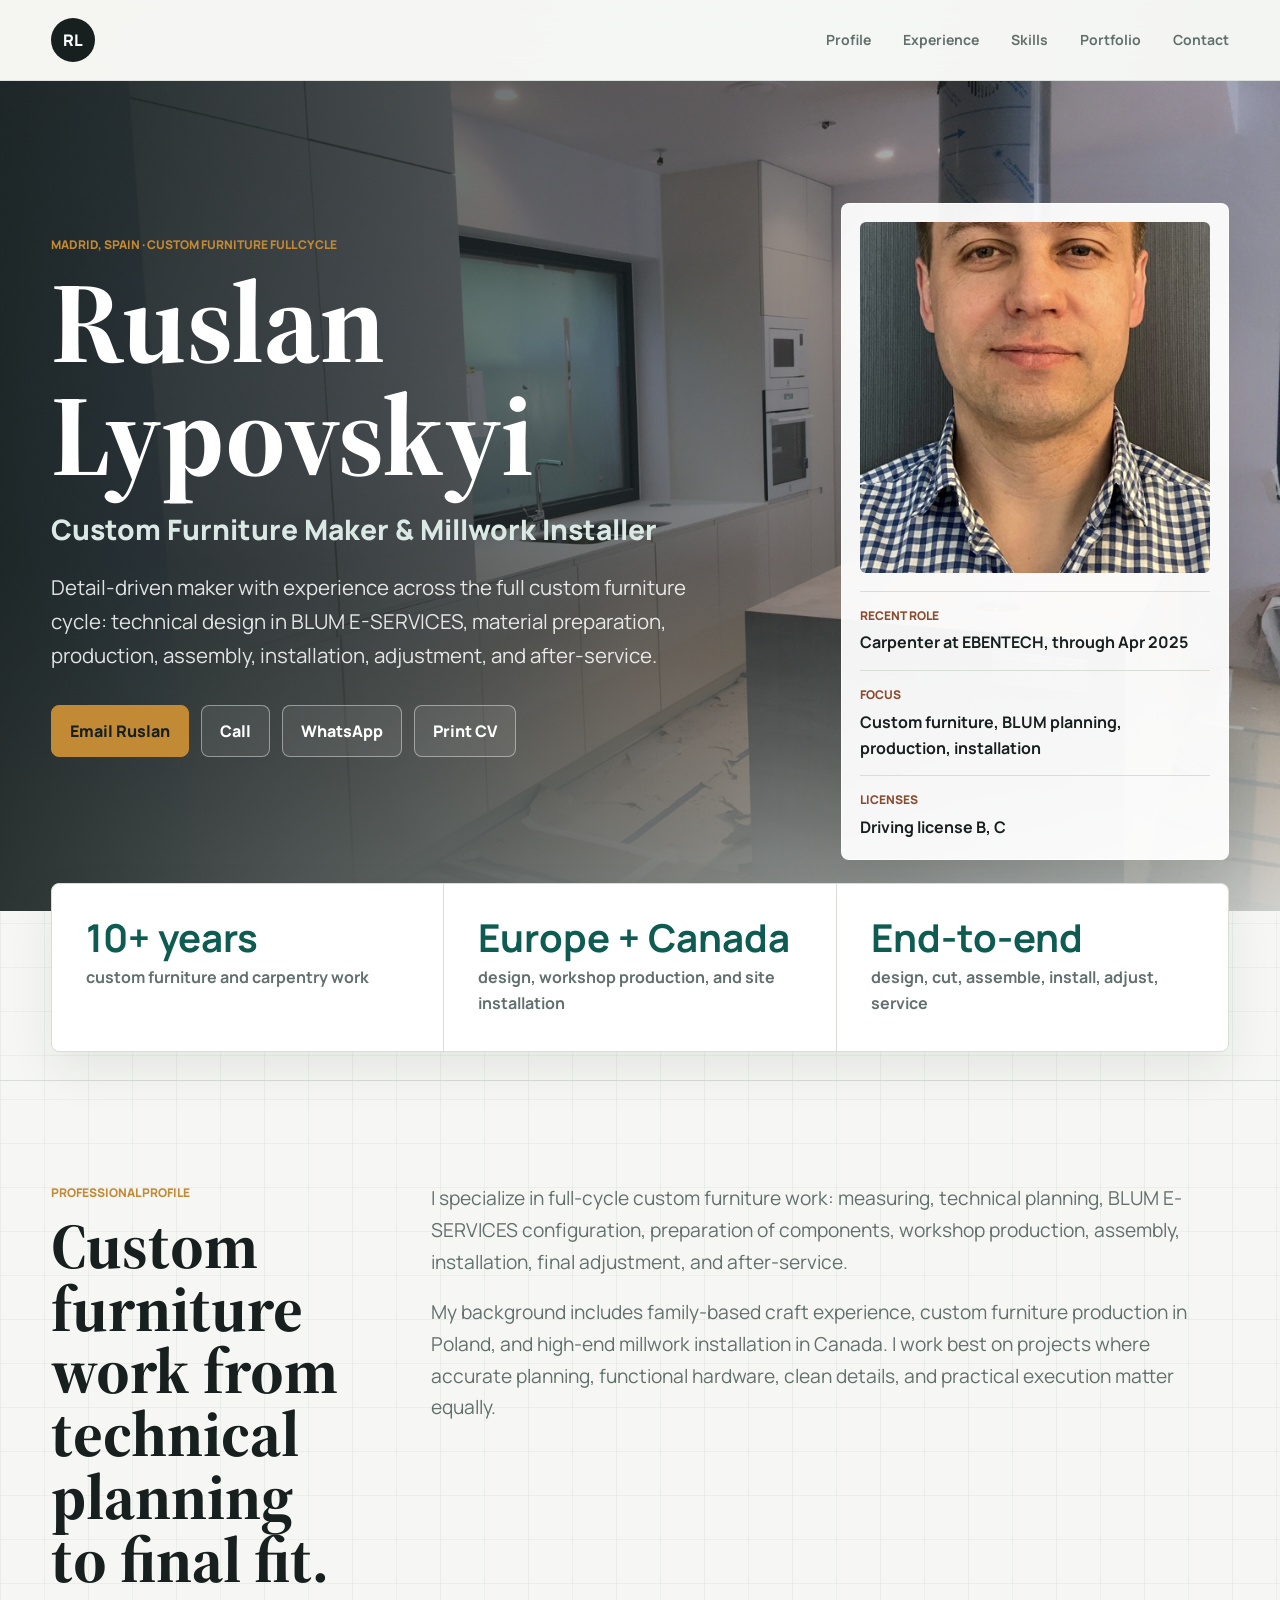
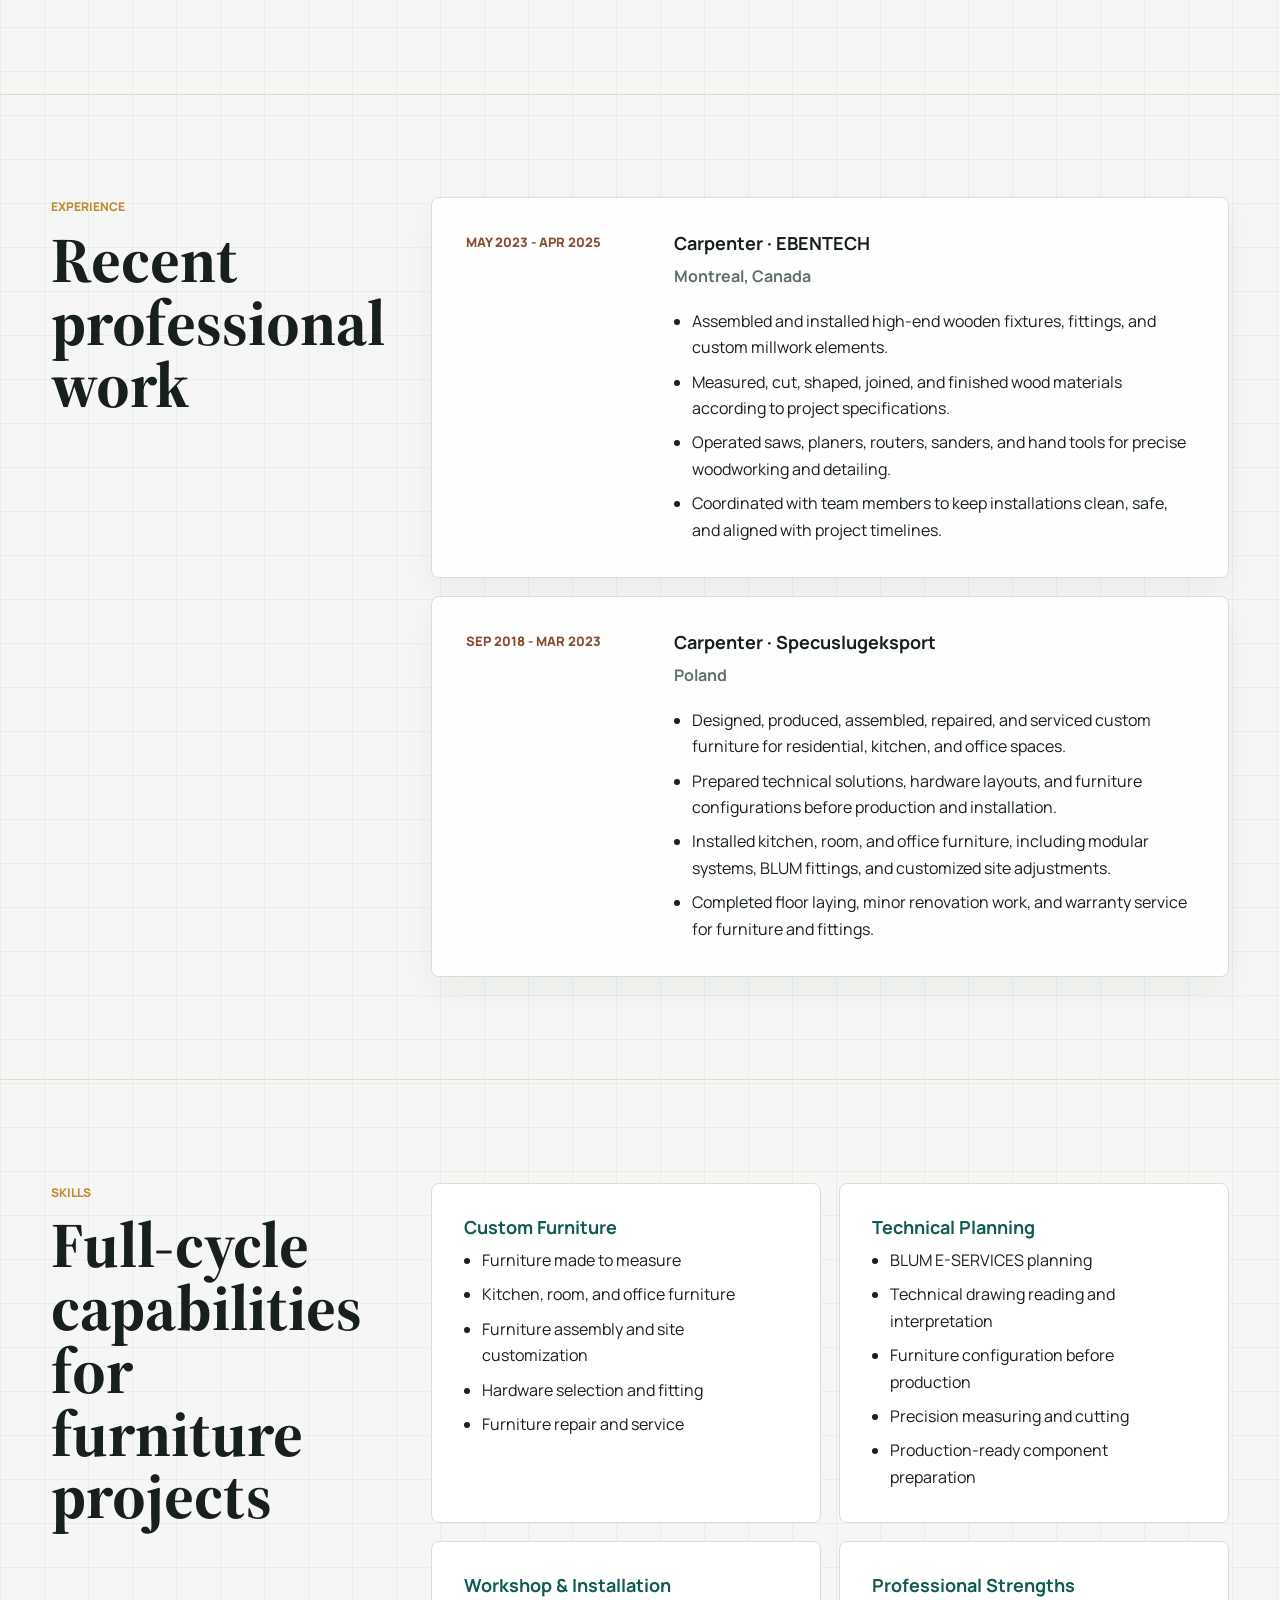
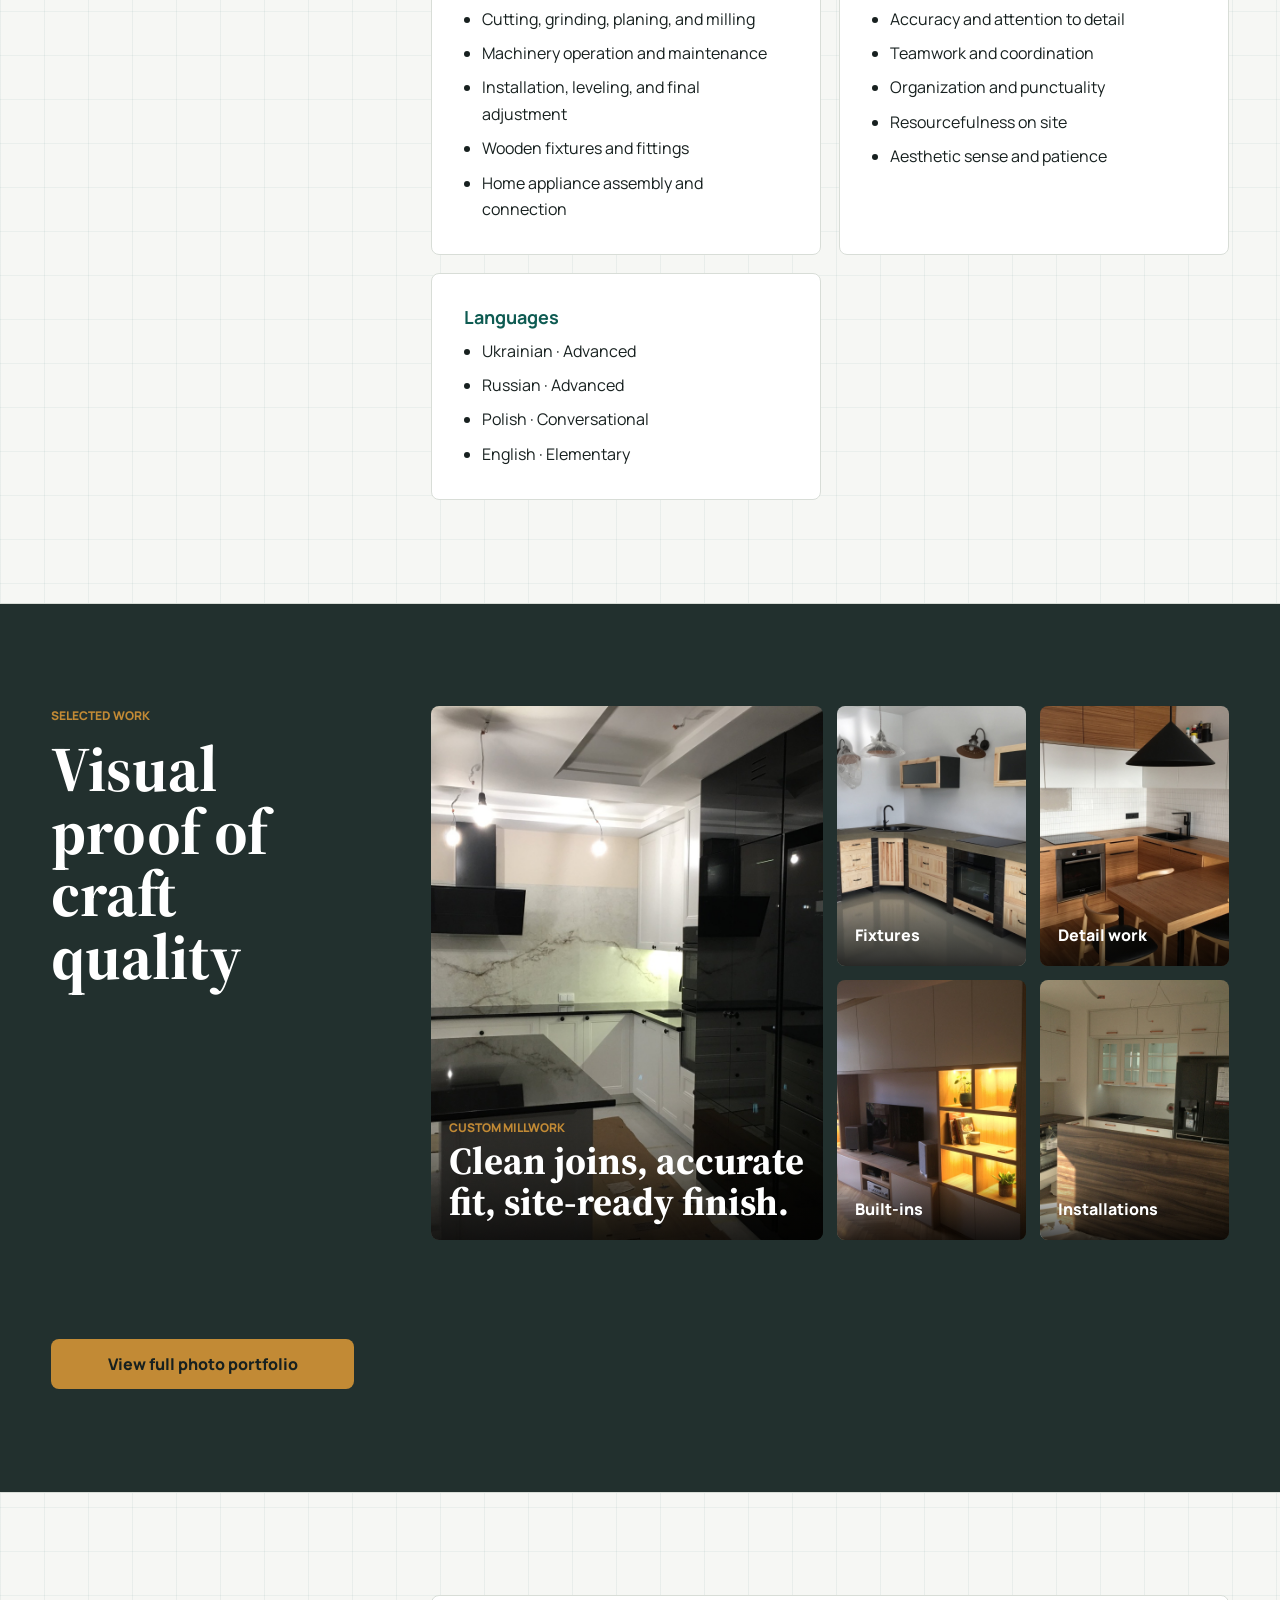
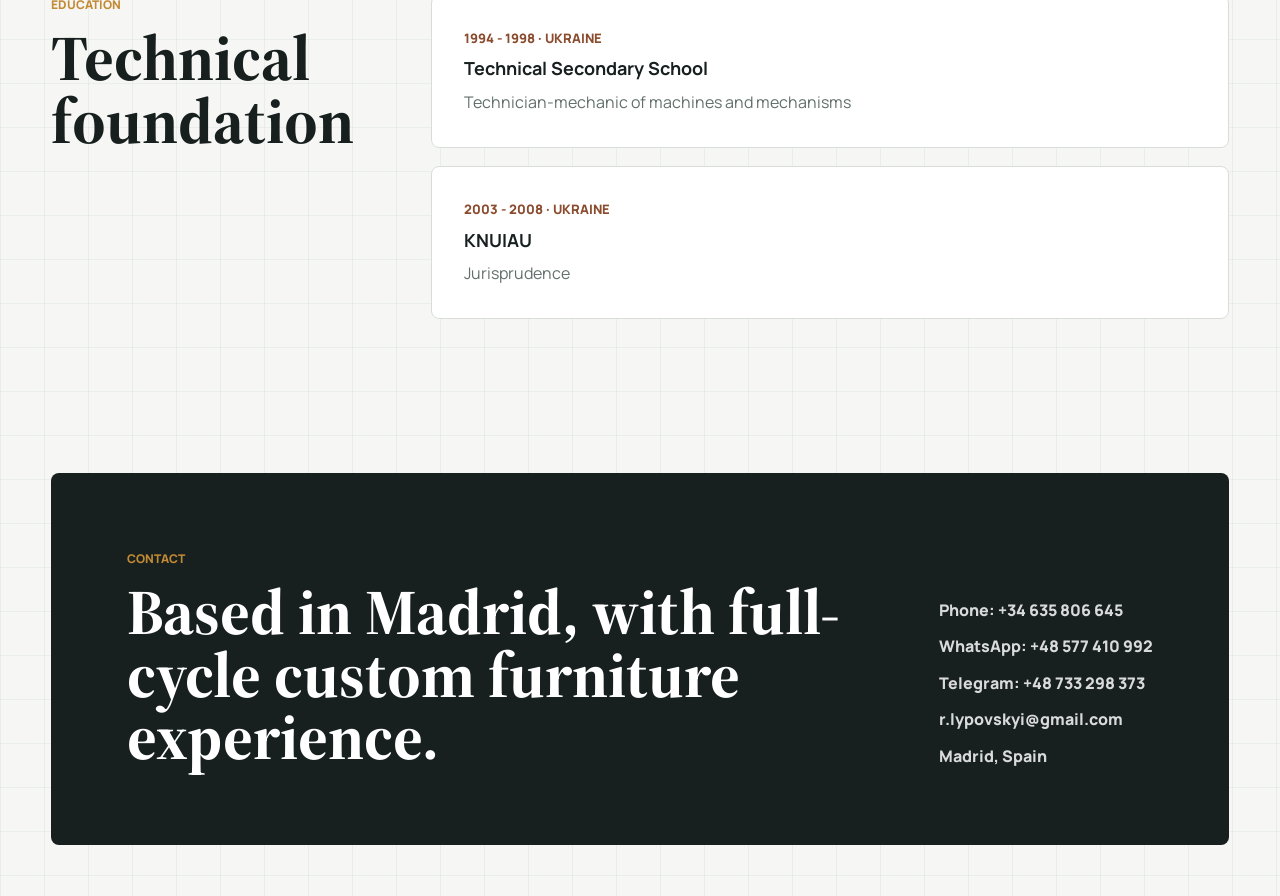
<file: index.html>
<!DOCTYPE html>
<html lang="en">
  <head>
    <meta charset="UTF-8" />
    <meta name="viewport" content="width=device-width, initial-scale=1.0" />
    <meta
      name="description"
      content="Professional resume and portfolio for Ruslan Lypovskyi, custom furniture maker and millwork installer based in Madrid."
    />
    <title>Ruslan Lypovskyi | Custom Furniture & Millwork</title>

    <link rel="preconnect" href="https://fonts.googleapis.com" />
    <link rel="preconnect" href="https://fonts.gstatic.com" crossorigin />
    <link
      href="https://fonts.googleapis.com/css2?family=Manrope:wght@400;500;600;700;800&family=Source+Serif+4:opsz,wght@8..60,600;8..60,700&display=swap"
      rel="stylesheet"
    />
    <link href="css/style.css" rel="stylesheet" />
  </head>

  <body>
    <header class="site-header">
      <a class="brand" href="#top" aria-label="Ruslan Lypovskyi home">
        <span>RL</span>
      </a>
      <nav class="nav-links" aria-label="Primary navigation">
        <a href="#profile">Profile</a>
        <a href="#experience">Experience</a>
        <a href="#skills">Skills</a>
        <a href="portfolio.html">Portfolio</a>
        <a href="#contact">Contact</a>
      </nav>
    </header>

    <main id="top">
      <section class="hero" aria-labelledby="page-title">
        <div class="hero-media">
          <img
            src="assets/project-kitchen.jpg"
            alt="Custom furniture and millwork installation"
          />
        </div>

        <div class="hero-content">
          <p class="eyebrow">Madrid, Spain · Custom furniture full cycle</p>
          <h1 id="page-title">Ruslan Lypovskyi</h1>
          <p class="hero-title">Custom Furniture Maker & Millwork Installer</p>
          <p class="hero-copy">
            Detail-driven maker with experience across the full custom
            furniture cycle: technical design in BLUM E-SERVICES, material
            preparation, production, assembly, installation, adjustment, and
            after-service.
          </p>

          <div class="hero-actions" aria-label="Contact actions">
            <a class="button primary" href="mailto:r.lypovskyi@gmail.com">
              Email Ruslan
            </a>
            <a class="button ghost" href="tel:+34635806645">Call</a>
            <a class="button ghost" href="https://wa.me/48577410992">
              WhatsApp
            </a>
            <button class="button print" type="button" onclick="window.print()">
              Print CV
            </button>
          </div>
        </div>

        <aside class="profile-card" aria-label="Candidate snapshot">
          <img src="assets/profile.jpg" alt="Portrait of Ruslan Lypovskyi" />
          <dl>
            <div>
              <dt>Recent role</dt>
              <dd>Carpenter at EBENTECH, through Apr 2025</dd>
            </div>
            <div>
              <dt>Focus</dt>
              <dd>Custom furniture, BLUM planning, production, installation</dd>
            </div>
            <div>
              <dt>Licenses</dt>
              <dd>Driving license B, C</dd>
            </div>
          </dl>
        </aside>
      </section>

      <section class="quick-facts" aria-label="Professional highlights">
        <article>
          <strong>10+ years</strong>
          <span>custom furniture and carpentry work</span>
        </article>
        <article>
          <strong>Europe + Canada</strong>
          <span>design, workshop production, and site installation</span>
        </article>
        <article>
          <strong>End-to-end</strong>
          <span>design, cut, assemble, install, adjust, service</span>
        </article>
      </section>

      <section id="profile" class="section profile-section">
        <div class="section-heading">
          <p class="eyebrow">Professional profile</p>
          <h2>Custom furniture work from technical planning to final fit.</h2>
        </div>
        <div class="section-body">
          <p>
            I specialize in full-cycle custom furniture work: measuring,
            technical planning, BLUM E-SERVICES configuration, preparation of
            components, workshop production, assembly, installation, final
            adjustment, and after-service.
          </p>
          <p>
            My background includes family-based craft experience, custom
            furniture production in Poland, and high-end millwork installation
            in Canada. I work best on projects where accurate planning,
            functional hardware, clean details, and practical execution matter
            equally.
          </p>
        </div>
      </section>

      <section id="experience" class="section">
        <div class="section-heading">
          <p class="eyebrow">Experience</p>
          <h2>Recent professional work</h2>
        </div>

        <div class="timeline">
          <article class="timeline-item">
            <div class="timeline-date">May 2023 - Apr 2025</div>
            <div class="timeline-content">
              <h3>Carpenter · EBENTECH</h3>
              <p class="location">Montreal, Canada</p>
              <ul>
                <li>
                  Assembled and installed high-end wooden fixtures, fittings, and
                  custom millwork elements.
                </li>
                <li>
                  Measured, cut, shaped, joined, and finished wood materials
                  according to project specifications.
                </li>
                <li>
                  Operated saws, planers, routers, sanders, and hand tools for
                  precise woodworking and detailing.
                </li>
                <li>
                  Coordinated with team members to keep installations clean,
                  safe, and aligned with project timelines.
                </li>
              </ul>
            </div>
          </article>

          <article class="timeline-item">
            <div class="timeline-date">Sep 2018 - Mar 2023</div>
            <div class="timeline-content">
              <h3>Carpenter · Specuslugeksport</h3>
              <p class="location">Poland</p>
              <ul>
                <li>
                  Designed, produced, assembled, repaired, and serviced custom
                  furniture for residential, kitchen, and office spaces.
                </li>
                <li>
                  Prepared technical solutions, hardware layouts, and furniture
                  configurations before production and installation.
                </li>
                <li>
                  Installed kitchen, room, and office furniture, including
                  modular systems, BLUM fittings, and customized site
                  adjustments.
                </li>
                <li>
                  Completed floor laying, minor renovation work, and warranty
                  service for furniture and fittings.
                </li>
              </ul>
            </div>
          </article>
        </div>
      </section>

      <section id="skills" class="section skills-section">
        <div class="section-heading">
          <p class="eyebrow">Skills</p>
          <h2>Full-cycle capabilities for furniture projects</h2>
        </div>

        <div class="skills-grid">
          <article>
            <h3>Custom Furniture</h3>
            <ul>
              <li>Furniture made to measure</li>
              <li>Kitchen, room, and office furniture</li>
              <li>Furniture assembly and site customization</li>
              <li>Hardware selection and fitting</li>
              <li>Furniture repair and service</li>
            </ul>
          </article>

          <article>
            <h3>Technical Planning</h3>
            <ul>
              <li>BLUM E-SERVICES planning</li>
              <li>Technical drawing reading and interpretation</li>
              <li>Furniture configuration before production</li>
              <li>Precision measuring and cutting</li>
              <li>Production-ready component preparation</li>
            </ul>
          </article>

          <article>
            <h3>Workshop & Installation</h3>
            <ul>
              <li>Cutting, grinding, planing, and milling</li>
              <li>Machinery operation and maintenance</li>
              <li>Installation, leveling, and final adjustment</li>
              <li>Wooden fixtures and fittings</li>
              <li>Home appliance assembly and connection</li>
            </ul>
          </article>

          <article>
            <h3>Professional Strengths</h3>
            <ul>
              <li>Accuracy and attention to detail</li>
              <li>Teamwork and coordination</li>
              <li>Organization and punctuality</li>
              <li>Resourcefulness on site</li>
              <li>Aesthetic sense and patience</li>
            </ul>
          </article>

          <article>
            <h3>Languages</h3>
            <ul>
              <li>Ukrainian · Advanced</li>
              <li>Russian · Advanced</li>
              <li>Polish · Conversational</li>
              <li>English · Elementary</li>
            </ul>
          </article>
        </div>
      </section>

      <section id="portfolio" class="section portfolio-section">
        <div class="section-heading">
          <p class="eyebrow">Selected work</p>
          <h2>Visual proof of craft quality</h2>
        </div>

        <div class="portfolio-grid">
          <figure class="feature-work">
            <img
              src="assets/project-millwork.jpg"
              alt="Completed custom millwork project"
            />
            <figcaption>
              <span>Custom millwork</span>
              <strong>Clean joins, accurate fit, site-ready finish.</strong>
            </figcaption>
          </figure>

          <figure>
            <img src="assets/project-fixture.jpg" alt="Wooden fixture detail" />
            <figcaption>Fixtures</figcaption>
          </figure>

          <figure>
            <img src="assets/project-detail.jpg" alt="Fine carpentry detail" />
            <figcaption>Detail work</figcaption>
          </figure>

          <figure>
            <img
              src="assets/project-built-in.jpg"
              alt="Built-in furniture installation"
            />
            <figcaption>Built-ins</figcaption>
          </figure>

          <figure>
            <img src="assets/project-stairs.jpg" alt="Wood installation work" />
            <figcaption>Installations</figcaption>
          </figure>
        </div>

        <a class="portfolio-link" href="portfolio.html">
          View full photo portfolio
        </a>
      </section>

      <section class="section education-section">
        <div class="section-heading">
          <p class="eyebrow">Education</p>
          <h2>Technical foundation</h2>
        </div>

        <div class="education-list">
          <article>
            <span>1994 - 1998 · Ukraine</span>
            <h3>Technical Secondary School</h3>
            <p>Technician-mechanic of machines and mechanisms</p>
          </article>
          <article>
            <span>2003 - 2008 · Ukraine</span>
            <h3>KNUIAU</h3>
            <p>Jurisprudence</p>
          </article>
        </div>
      </section>

      <section id="contact" class="contact-section">
        <div>
          <p class="eyebrow">Contact</p>
          <h2>Based in Madrid, with full-cycle custom furniture experience.</h2>
        </div>
        <address>
          <a href="tel:+34635806645">Phone: +34 635 806 645</a>
          <a href="https://wa.me/48577410992">WhatsApp: +48 577 410 992</a>
          <a href="tel:+48733298373">Telegram: +48 733 298 373</a>
          <a href="mailto:r.lypovskyi@gmail.com">r.lypovskyi@gmail.com</a>
          <span>Madrid, Spain</span>
        </address>
      </section>
    </main>
  </body>
</html>
</file>
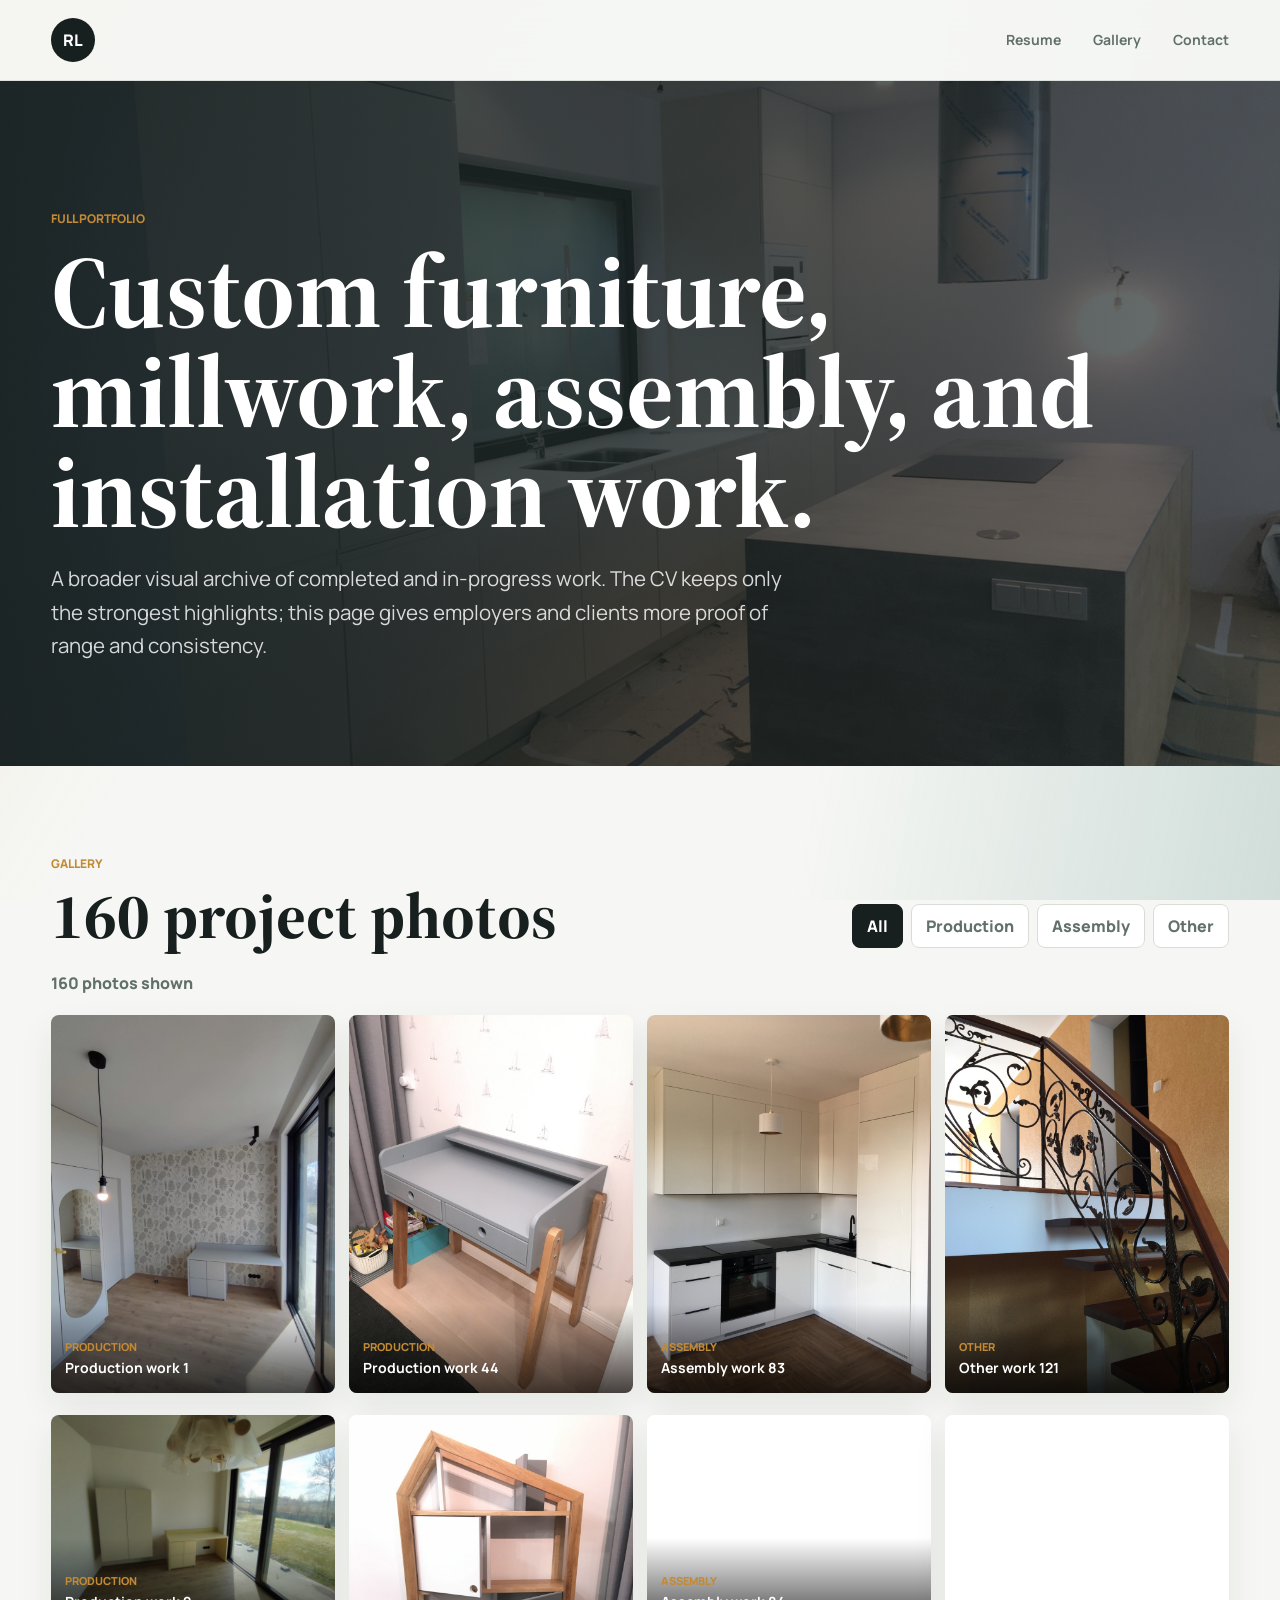
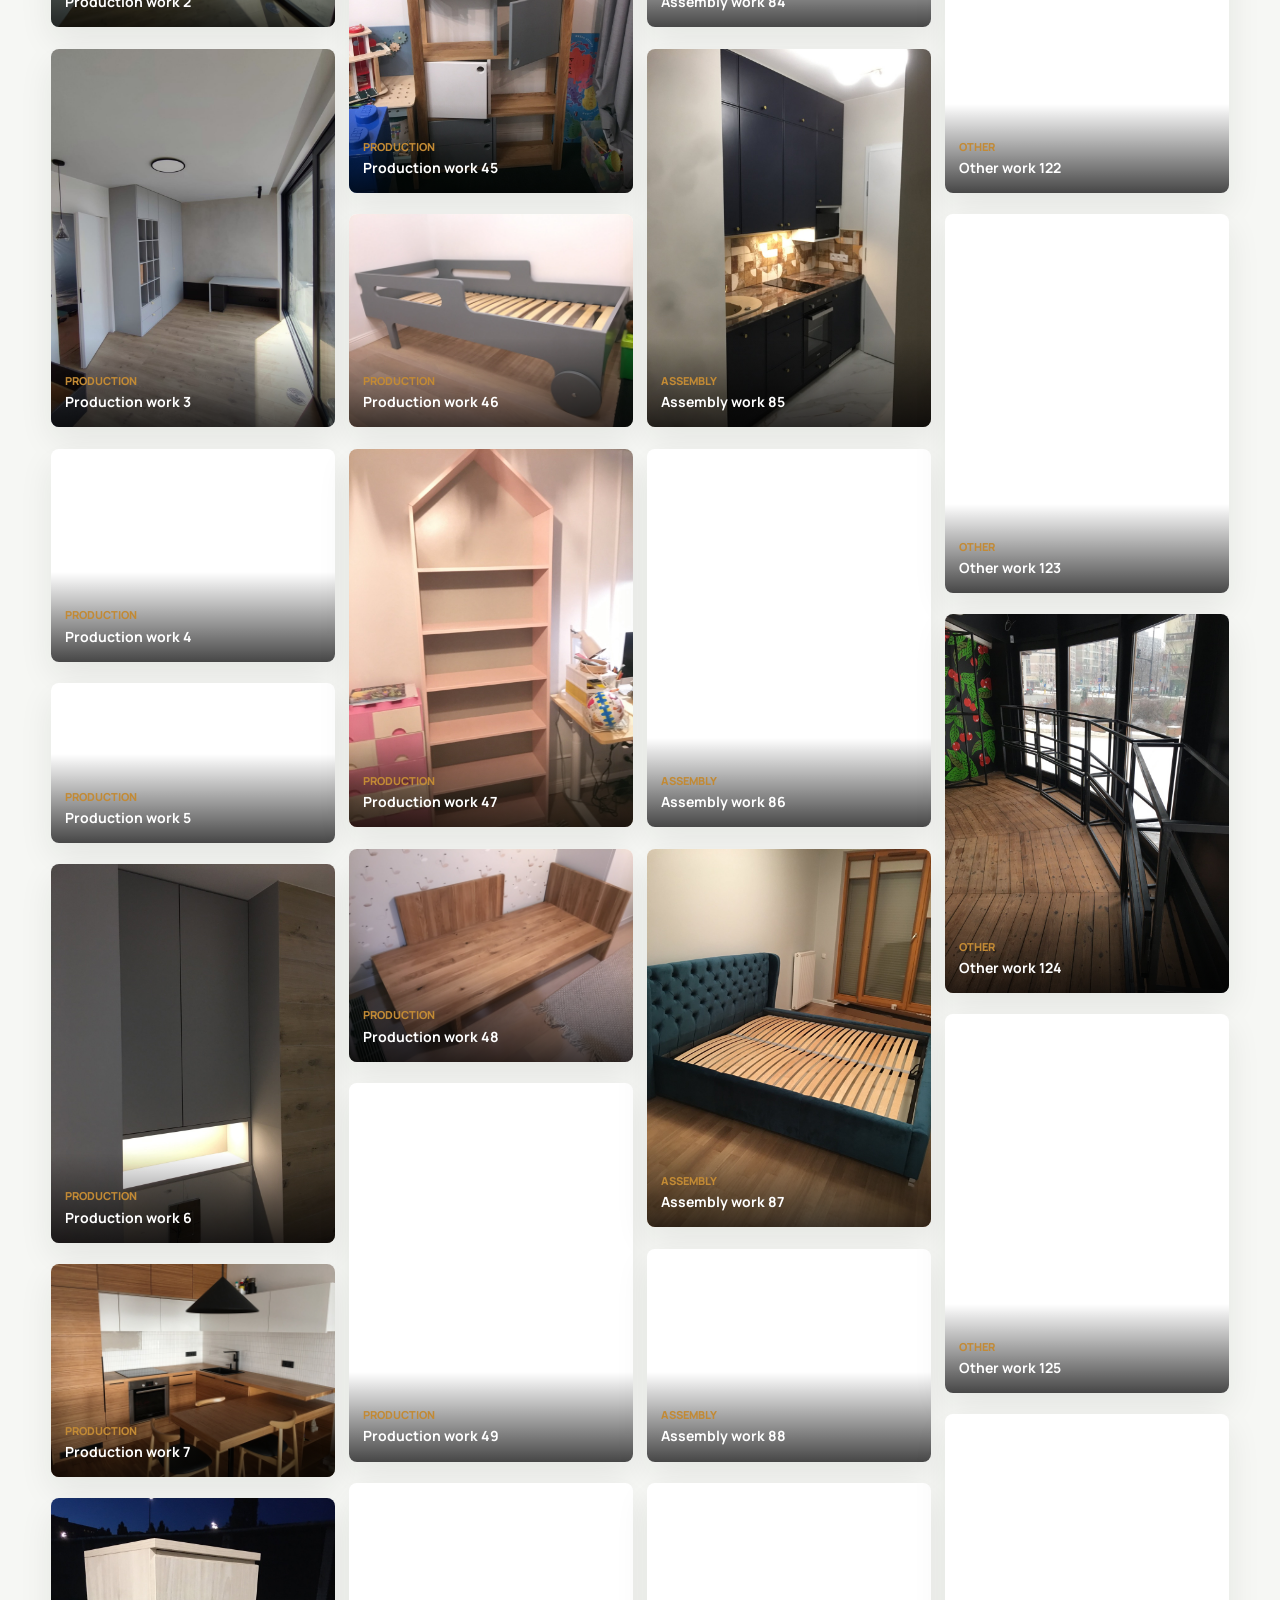
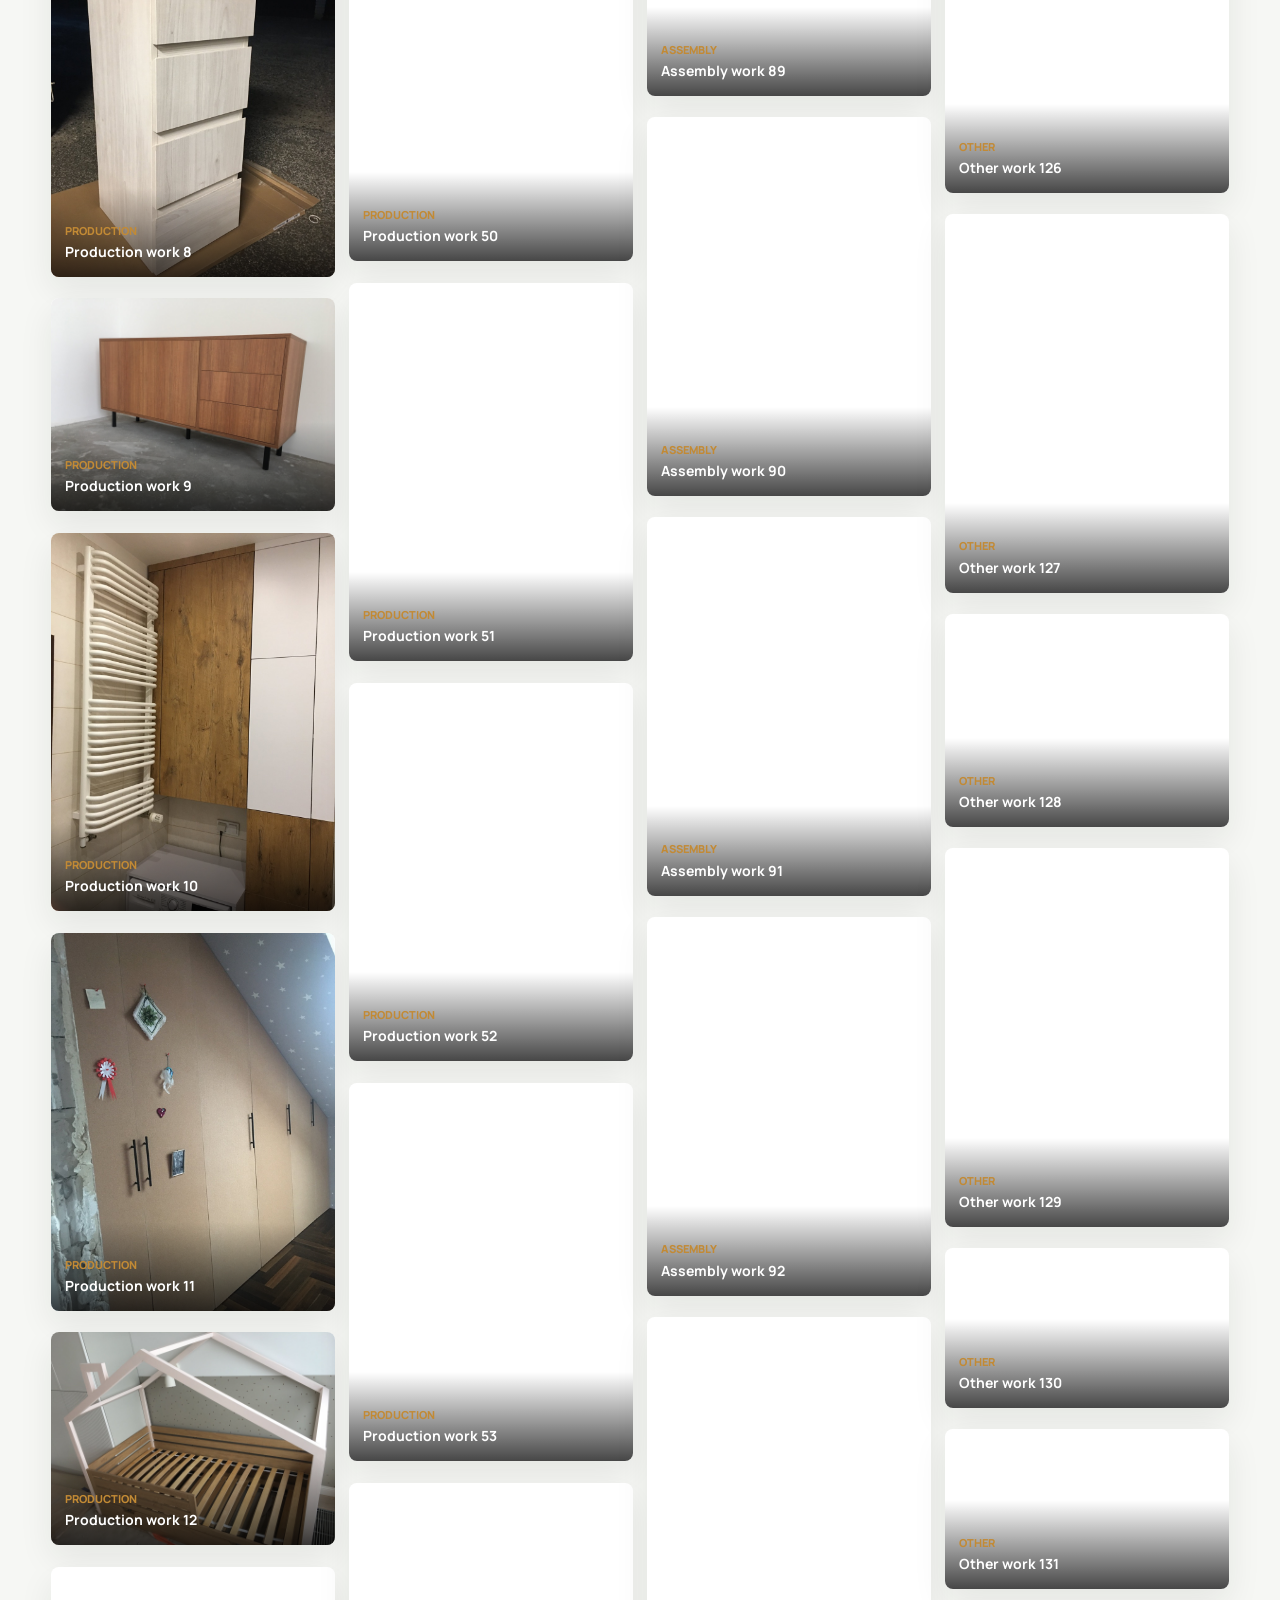
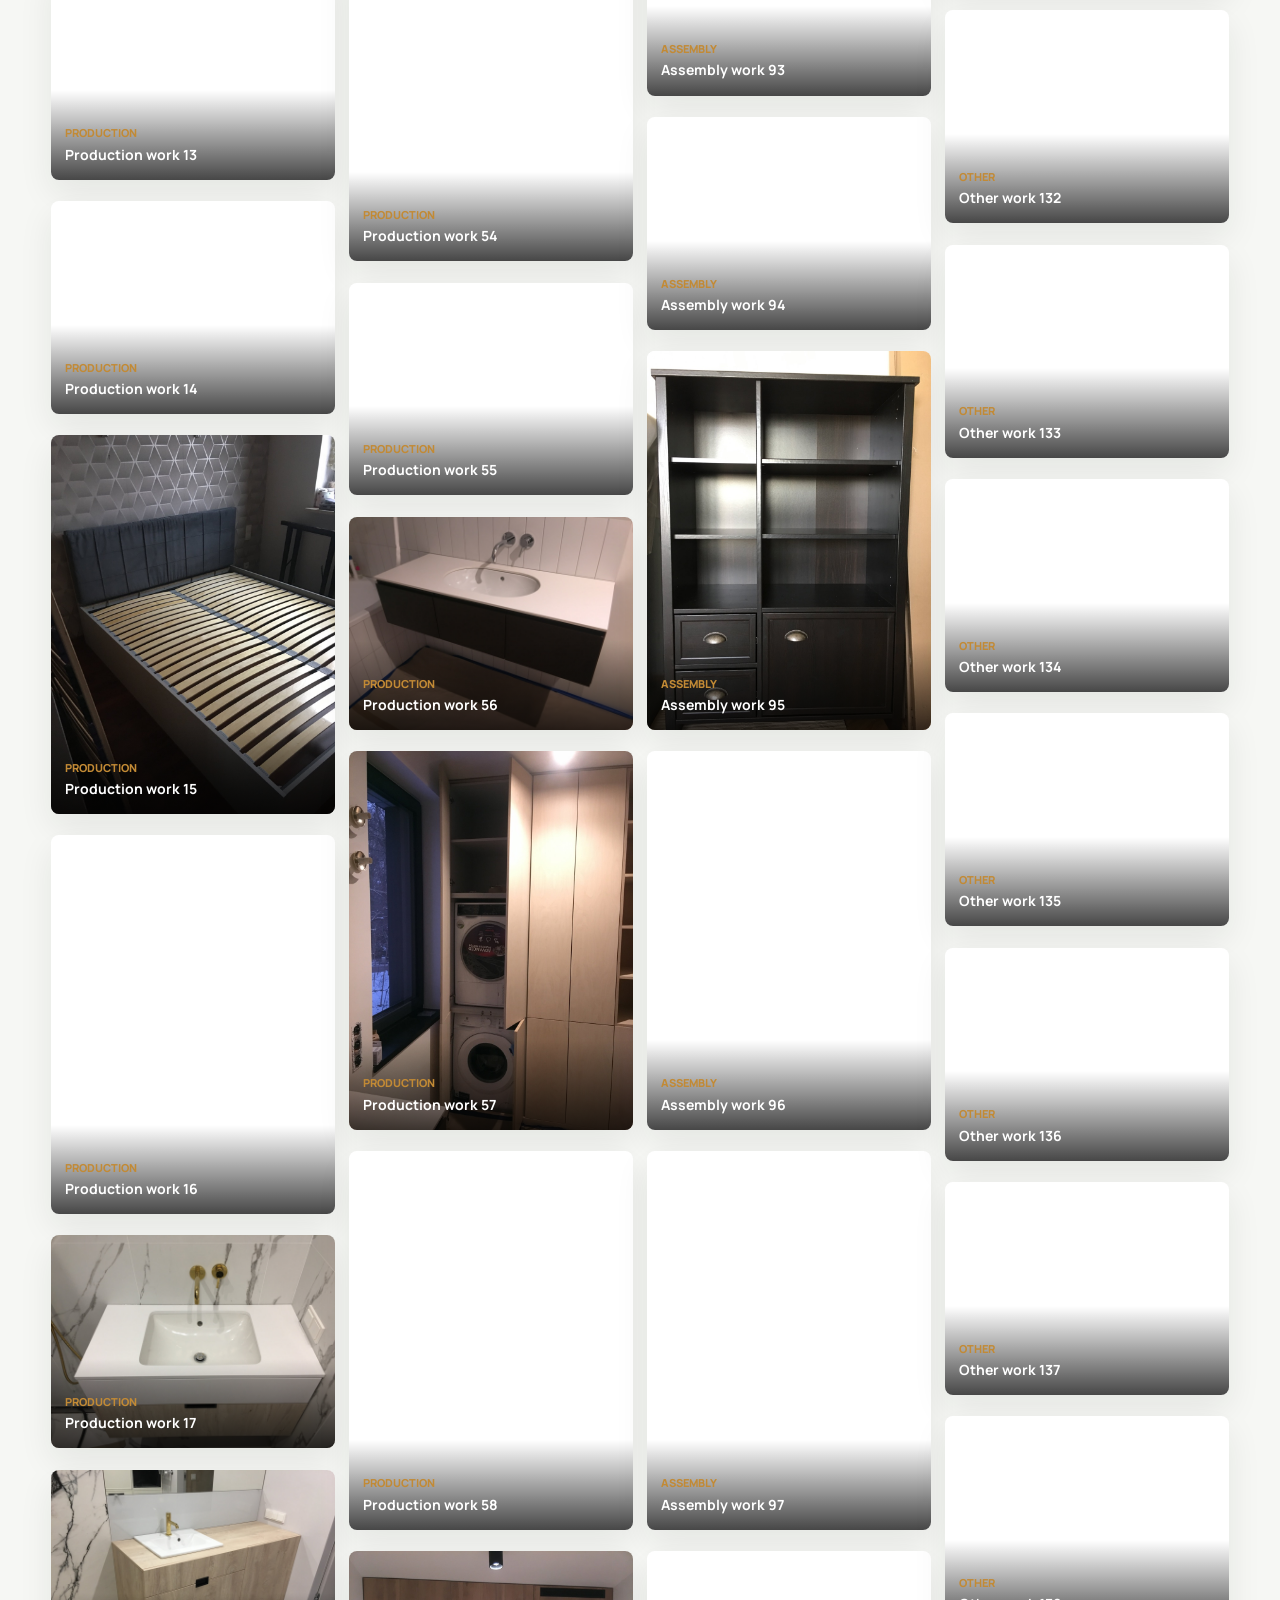
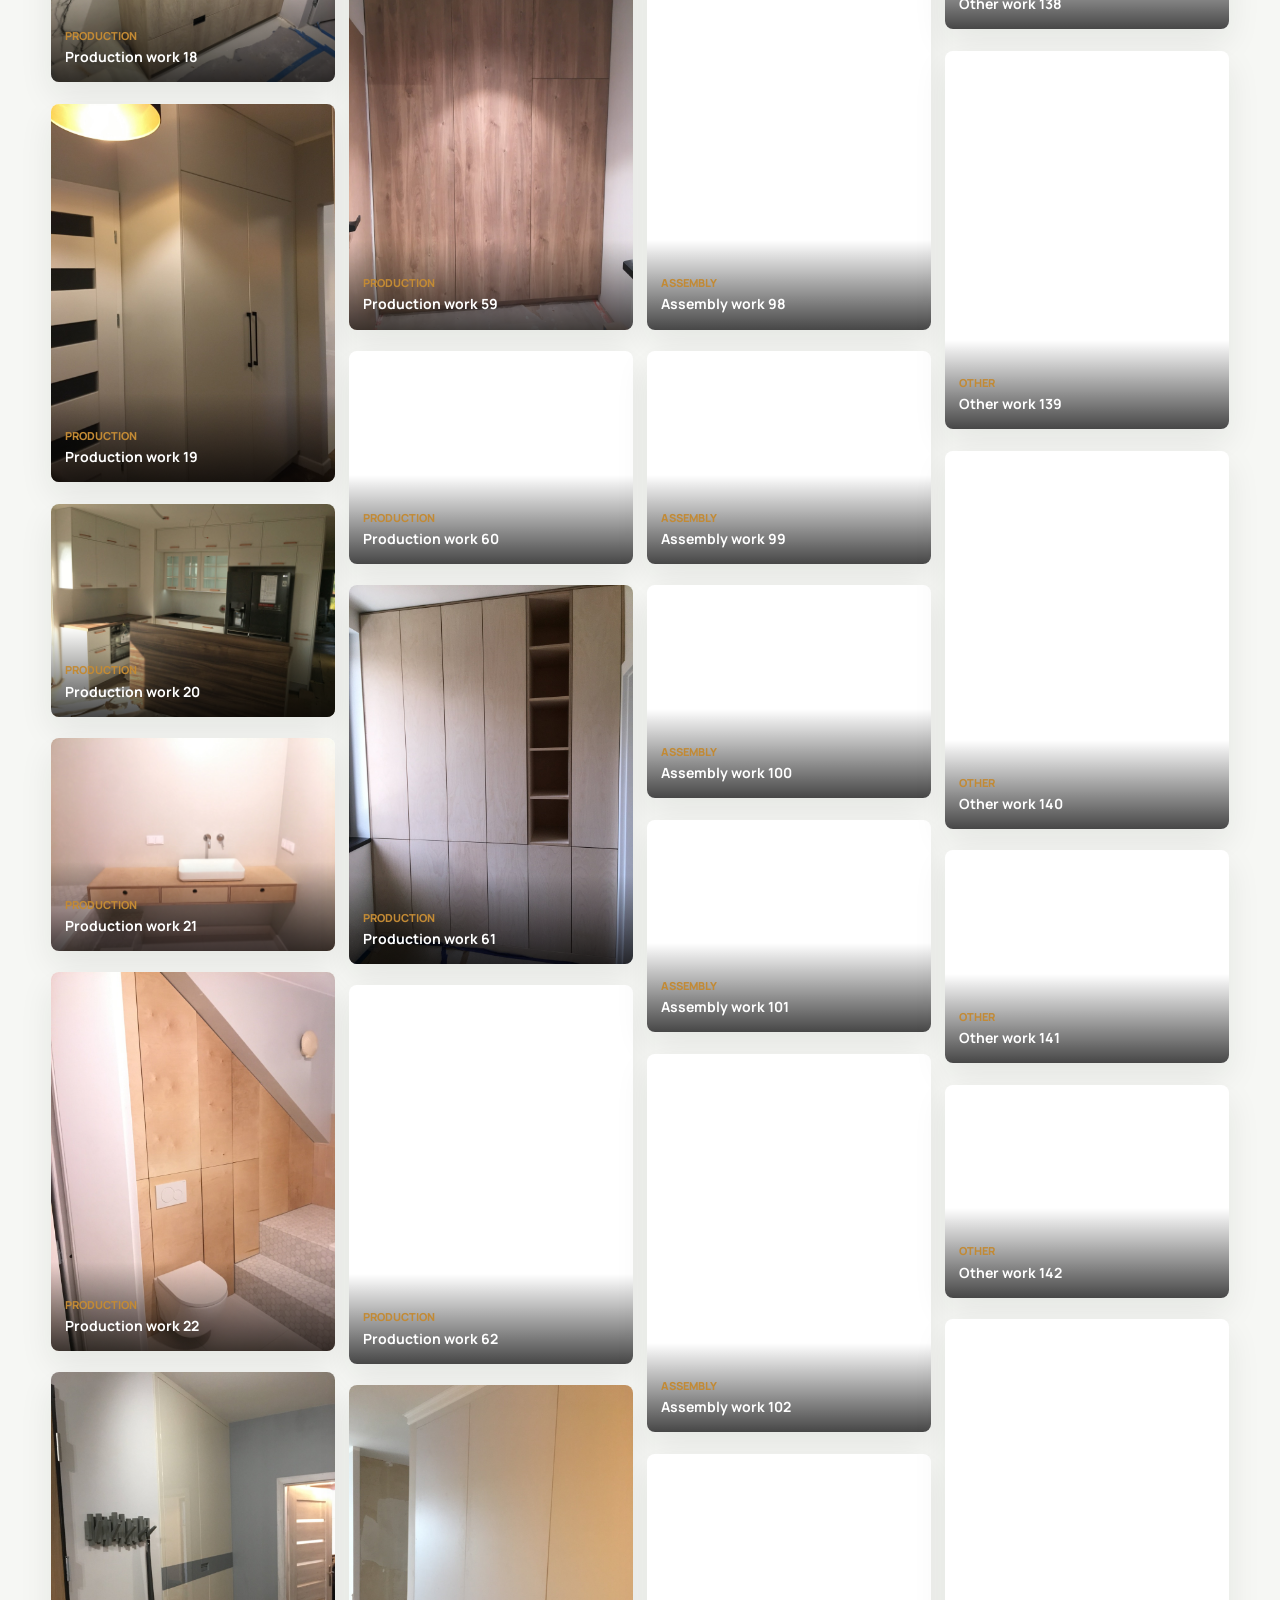
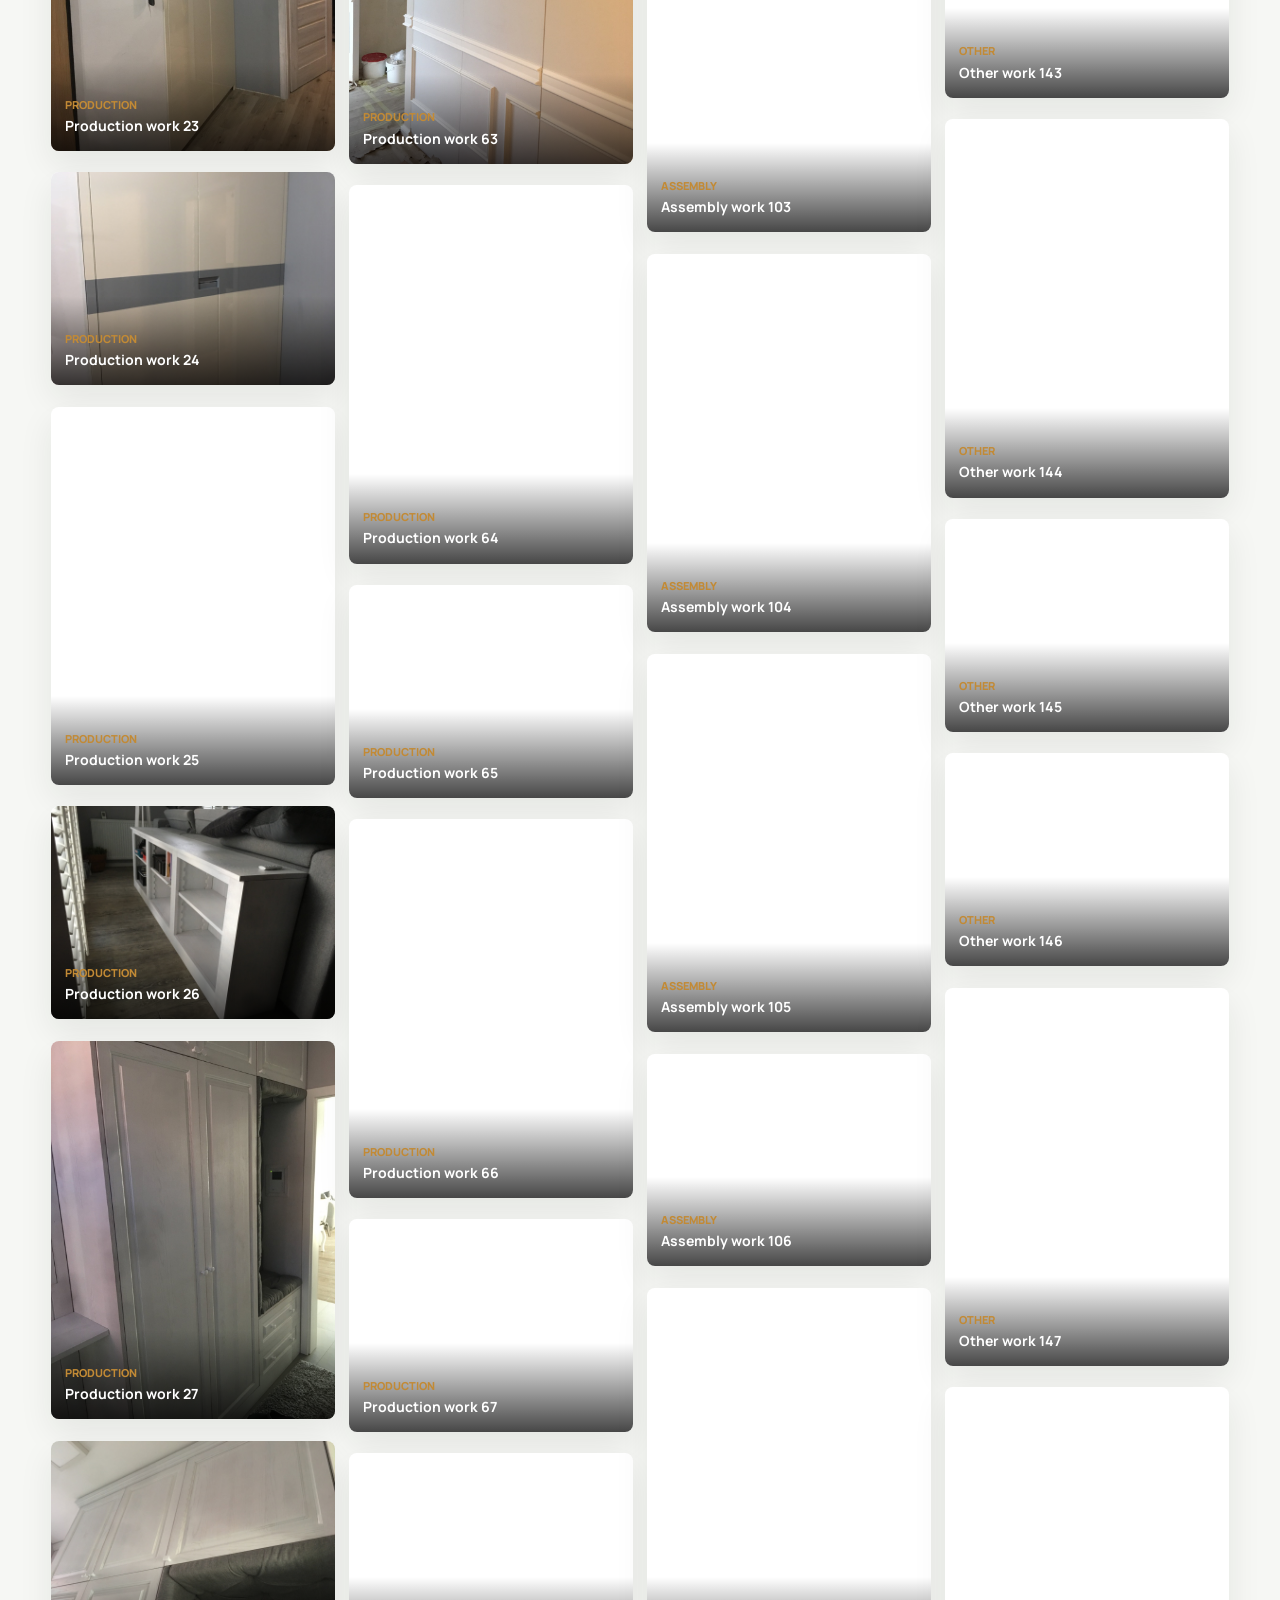
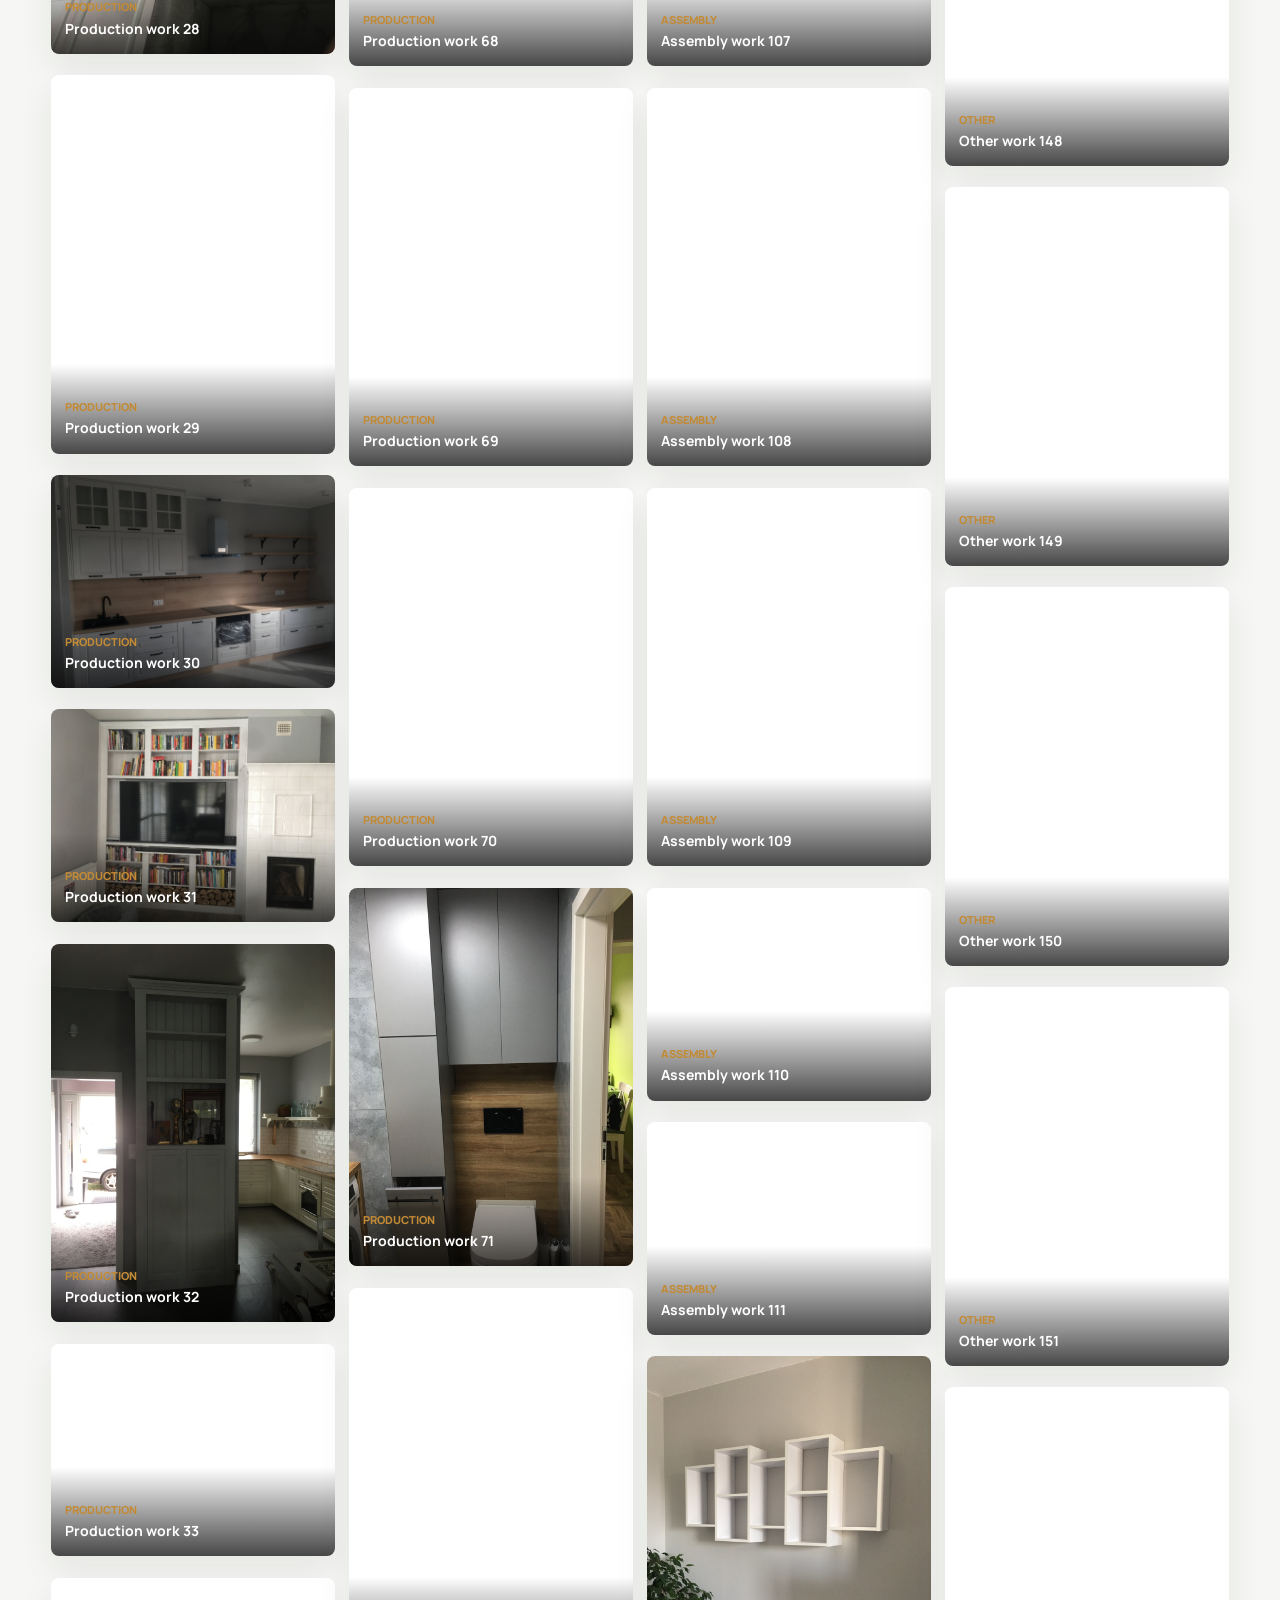
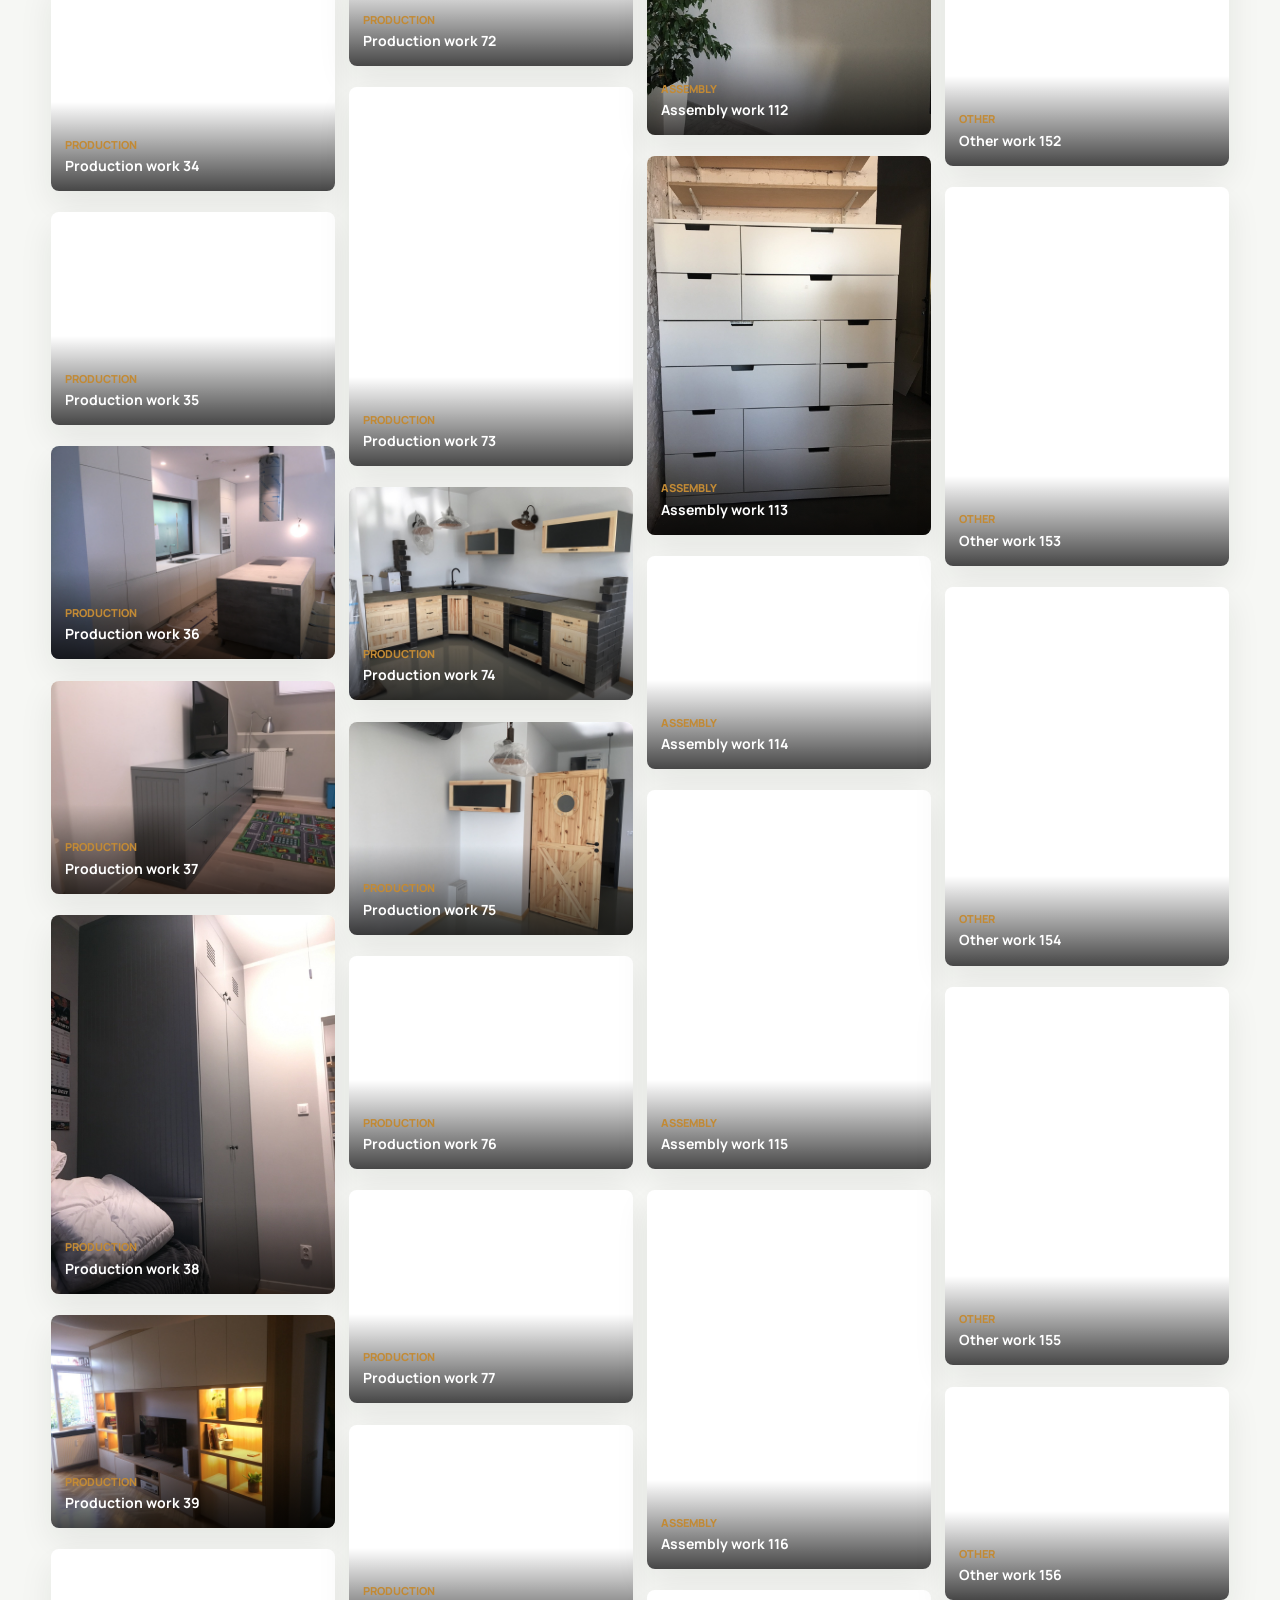
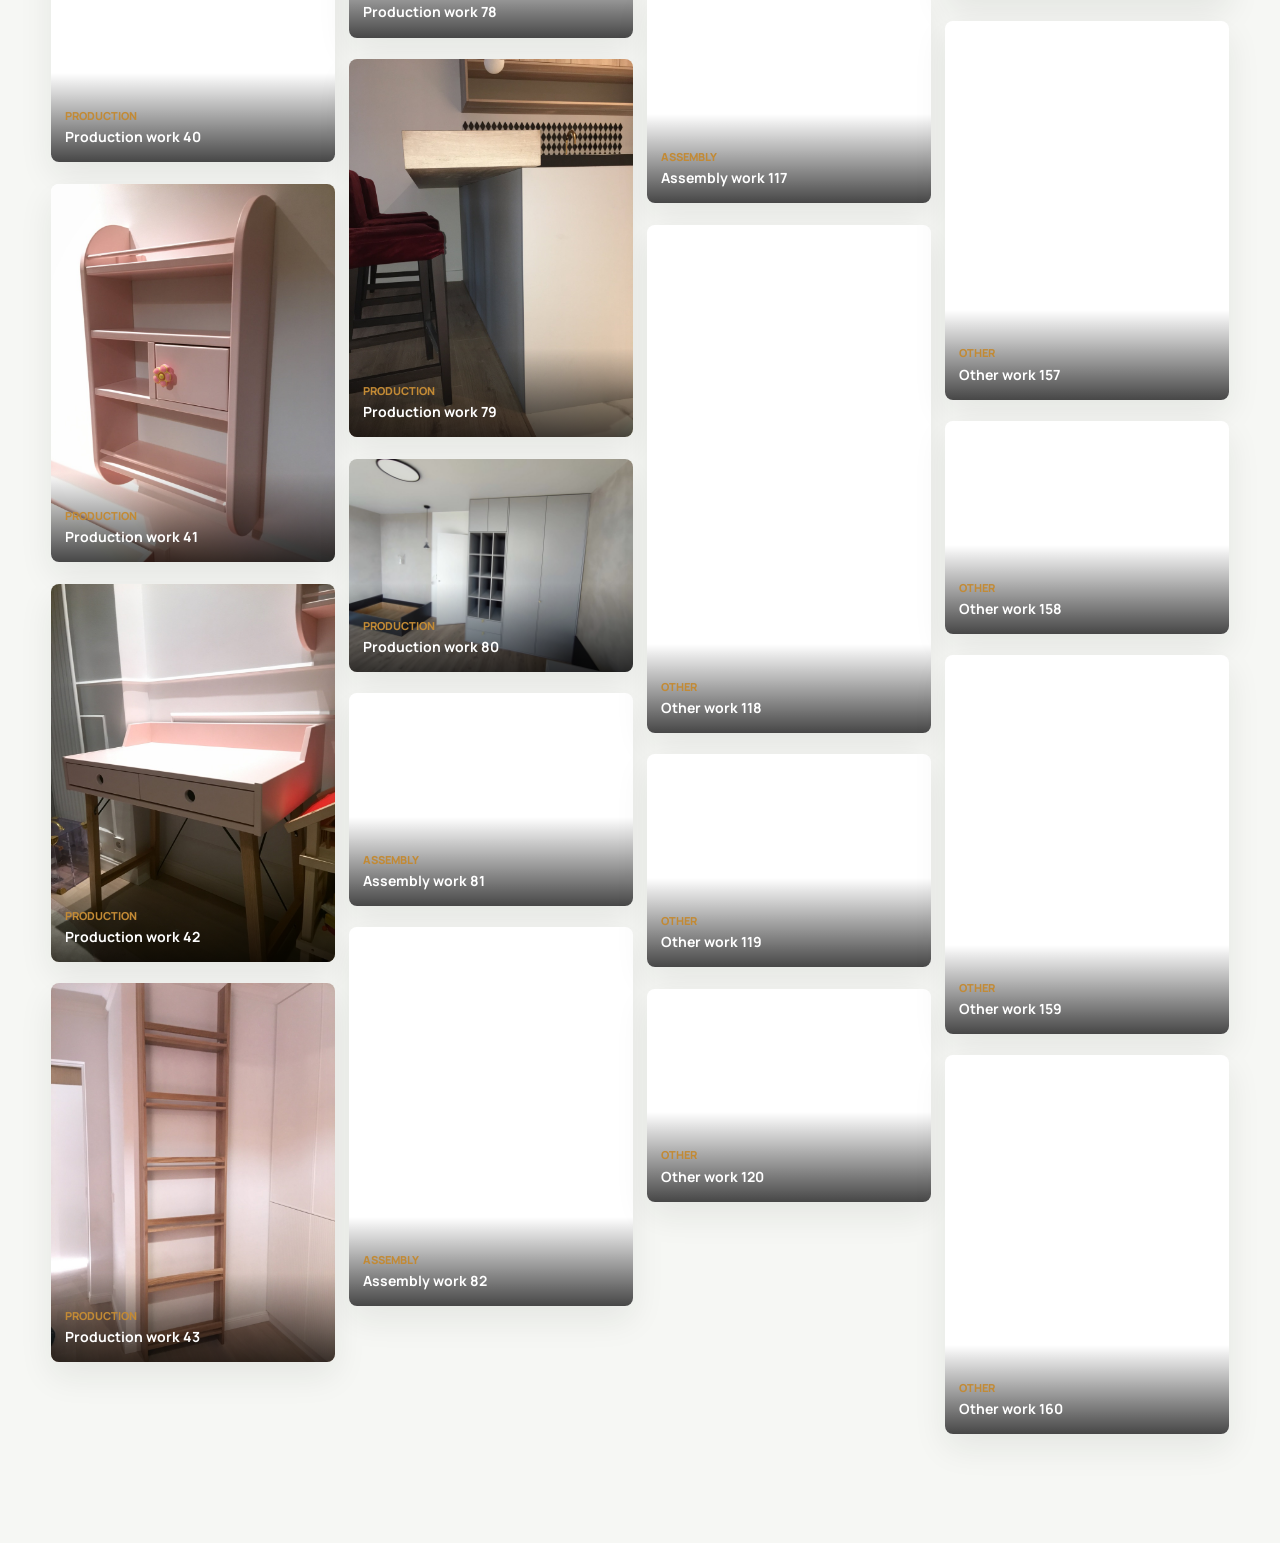
<file: portfolio.html>
<!DOCTYPE html>
<html lang="en">
  <head>
    <meta charset="UTF-8" />
    <meta name="viewport" content="width=device-width, initial-scale=1.0" />
    <meta
      name="description"
      content="Full custom furniture, carpentry, and millwork portfolio for Ruslan Lypovskyi."
    />
    <title>Portfolio | Ruslan Lypovskyi</title>

    <link rel="preconnect" href="https://fonts.googleapis.com" />
    <link rel="preconnect" href="https://fonts.gstatic.com" crossorigin />
    <link
      href="https://fonts.googleapis.com/css2?family=Manrope:wght@400;500;600;700;800&family=Source+Serif+4:opsz,wght@8..60,600;8..60,700&display=swap"
      rel="stylesheet"
    />
    <link href="css/style.css" rel="stylesheet" />
  </head>

  <body class="portfolio-page">
    <header class="site-header">
      <a class="brand" href="index.html" aria-label="Back to resume">
        <span>RL</span>
      </a>
      <nav class="nav-links" aria-label="Portfolio navigation">
        <a href="index.html">Resume</a>
        <a href="#gallery">Gallery</a>
        <a href="index.html#contact">Contact</a>
      </nav>
    </header>

    <main>
      <section class="gallery-hero">
        <p class="eyebrow">Full portfolio</p>
        <h1>Custom furniture, millwork, assembly, and installation work.</h1>
        <p>
          A broader visual archive of completed and in-progress work. The CV
          keeps only the strongest highlights; this page gives employers and
          clients more proof of range and consistency.
        </p>
      </section>

      <section id="gallery" class="gallery-section" aria-label="Photo gallery">
        <div class="gallery-toolbar">
          <div>
            <p class="eyebrow">Gallery</p>
            <h2>160 project photos</h2>
          </div>

          <div class="filter-controls" aria-label="Filter photos">
            <button class="filter-button active" type="button" data-filter="all">
              All
            </button>
            <button class="filter-button" type="button" data-filter="production">
              Production
            </button>
            <button class="filter-button" type="button" data-filter="assembly">
              Assembly
            </button>
            <button class="filter-button" type="button" data-filter="other">
              Other
            </button>
          </div>
        </div>

        <div class="gallery-count" aria-live="polite"></div>
        <div class="photo-grid" data-gallery></div>
      </section>
    </main>

    <dialog class="lightbox" aria-label="Photo preview">
      <button class="lightbox-close" type="button" aria-label="Close preview">
        Close
      </button>
      <button class="lightbox-nav previous" type="button" aria-label="Previous photo">
        Previous
      </button>
      <figure>
        <img alt="" />
        <figcaption></figcaption>
      </figure>
      <button class="lightbox-nav next" type="button" aria-label="Next photo">
        Next
      </button>
    </dialog>

    <script src="js/portfolio-data.js"></script>
    <script src="js/portfolio.js"></script>
  </body>
</html>
</file>
<file: css/style.css>
:root {
  --ink: #17201f;
  --muted: #62706d;
  --paper: #f6f7f4;
  --surface: #ffffff;
  --line: #d8ddd7;
  --forest: #0e5b52;
  --cedar: #8a4b2e;
  --gold: #c28a35;
  --charcoal: #22302e;
  --shadow: 0 24px 70px rgba(23, 32, 31, 0.14);
  --radius: 8px;
}

* {
  box-sizing: border-box;
}

html {
  scroll-behavior: smooth;
}

body {
  margin: 0;
  background:
    linear-gradient(90deg, rgba(14, 91, 82, 0.06) 1px, transparent 1px),
    linear-gradient(0deg, rgba(14, 91, 82, 0.05) 1px, transparent 1px),
    var(--paper);
  background-size: 44px 44px;
  color: var(--ink);
  font-family: "Manrope", sans-serif;
  font-size: 16px;
  line-height: 1.65;
}

body::before {
  content: "";
  position: fixed;
  inset: 0;
  pointer-events: none;
  background:
    linear-gradient(120deg, rgba(194, 138, 53, 0.12), transparent 32%),
    linear-gradient(280deg, rgba(14, 91, 82, 0.16), transparent 34%);
  z-index: -1;
}

img {
  display: block;
  max-width: 100%;
}

a {
  color: inherit;
  text-decoration: none;
}

button,
a {
  -webkit-tap-highlight-color: transparent;
}

.site-header {
  position: sticky;
  top: 0;
  z-index: 20;
  display: flex;
  align-items: center;
  justify-content: space-between;
  gap: 24px;
  padding: 18px clamp(18px, 4vw, 56px);
  background: rgba(246, 247, 244, 0.9);
  border-bottom: 1px solid rgba(216, 221, 215, 0.8);
  backdrop-filter: blur(18px);
}

.brand {
  display: grid;
  width: 44px;
  height: 44px;
  place-items: center;
  background: var(--ink);
  border-radius: 50%;
  color: var(--surface);
  font-weight: 800;
}

.nav-links {
  display: flex;
  align-items: center;
  gap: clamp(12px, 2.6vw, 32px);
  color: var(--muted);
  font-size: 14px;
  font-weight: 700;
}

.nav-links a {
  position: relative;
}

.nav-links a::after {
  content: "";
  position: absolute;
  right: 0;
  bottom: -8px;
  left: 0;
  height: 2px;
  background: var(--cedar);
  transform: scaleX(0);
  transform-origin: center;
  transition: transform 180ms ease;
}

.nav-links a:hover::after,
.nav-links a:focus-visible::after {
  transform: scaleX(1);
}

main {
  width: min(100%, 1480px);
  margin: 0 auto;
}

.hero {
  position: relative;
  display: grid;
  grid-template-columns: minmax(0, 1.05fr) minmax(320px, 0.55fr);
  min-height: calc(100svh - 82px);
  padding: clamp(22px, 4vw, 58px);
  gap: clamp(22px, 4vw, 48px);
  align-items: end;
}

.hero-media {
  position: absolute;
  inset: 0;
  overflow: hidden;
  z-index: -1;
}

.hero-media::after {
  content: "";
  position: absolute;
  inset: 0;
  background:
    linear-gradient(90deg, rgba(23, 32, 31, 0.9), rgba(23, 32, 31, 0.58) 44%, rgba(23, 32, 31, 0.16)),
    linear-gradient(0deg, rgba(246, 247, 244, 0.95), transparent 42%);
}

.hero-media img {
  width: 100%;
  height: 100%;
  object-fit: cover;
}

.hero-content {
  align-self: center;
  max-width: 760px;
  padding-block: clamp(52px, 8vw, 110px);
  color: var(--surface);
}

.eyebrow {
  margin: 0 0 12px;
  color: var(--gold);
  font-size: 12px;
  font-weight: 800;
  letter-spacing: 0;
  text-transform: uppercase;
}

h1,
h2,
h3,
p {
  margin-top: 0;
}

h1,
h2 {
  font-family: "Source Serif 4", serif;
  line-height: 0.98;
}

h1 {
  max-width: 720px;
  margin-bottom: 20px;
  font-size: clamp(58px, 9vw, 132px);
  font-weight: 700;
}

h2 {
  max-width: 760px;
  margin-bottom: 0;
  font-size: clamp(34px, 5vw, 68px);
  font-weight: 700;
}

h3 {
  margin-bottom: 8px;
  font-size: 18px;
  line-height: 1.3;
}

.hero-title {
  margin-bottom: 24px;
  color: #dbe9e5;
  font-size: clamp(20px, 2.2vw, 31px);
  font-weight: 800;
  line-height: 1.25;
}

.hero-copy {
  max-width: 680px;
  margin-bottom: 32px;
  color: rgba(255, 255, 255, 0.86);
  font-size: clamp(17px, 1.6vw, 22px);
}

.hero-actions {
  display: flex;
  flex-wrap: wrap;
  gap: 12px;
}

.button {
  display: inline-flex;
  min-height: 48px;
  align-items: center;
  justify-content: center;
  padding: 12px 18px;
  border: 1px solid rgba(255, 255, 255, 0.42);
  border-radius: var(--radius);
  cursor: pointer;
  font: inherit;
  font-weight: 800;
  transition:
    transform 180ms ease,
    background 180ms ease,
    border-color 180ms ease;
}

.button:hover,
.button:focus-visible {
  transform: translateY(-2px);
}

.button.primary {
  border-color: var(--gold);
  background: var(--gold);
  color: var(--ink);
}

.button.ghost,
.button.print {
  background: rgba(255, 255, 255, 0.08);
  color: var(--surface);
}

.profile-card {
  align-self: end;
  width: min(100%, 390px);
  margin-left: auto;
  padding: 18px;
  background: rgba(255, 255, 255, 0.94);
  border: 1px solid rgba(255, 255, 255, 0.76);
  border-radius: var(--radius);
  box-shadow: var(--shadow);
}

.profile-card img {
  width: 100%;
  aspect-ratio: 1;
  object-fit: cover;
  border-radius: 6px;
}

.profile-card dl {
  display: grid;
  gap: 14px;
  margin: 18px 0 0;
}

.profile-card div {
  padding-top: 14px;
  border-top: 1px solid var(--line);
}

.profile-card dt {
  margin-bottom: 4px;
  color: var(--cedar);
  font-size: 12px;
  font-weight: 800;
  text-transform: uppercase;
}

.profile-card dd {
  margin: 0;
  color: var(--ink);
  font-weight: 700;
}

.quick-facts {
  display: grid;
  grid-template-columns: repeat(3, minmax(0, 1fr));
  gap: 1px;
  margin: 0 clamp(18px, 4vw, 56px);
  overflow: hidden;
  border: 1px solid var(--line);
  border-radius: var(--radius);
  background: var(--line);
  transform: translateY(-28px);
  box-shadow: 0 18px 46px rgba(23, 32, 31, 0.08);
}

.quick-facts article {
  padding: clamp(22px, 3vw, 34px);
  background: var(--surface);
}

.quick-facts strong {
  display: block;
  margin-bottom: 6px;
  color: var(--forest);
  font-size: clamp(24px, 3vw, 40px);
  line-height: 1.05;
}

.quick-facts span {
  color: var(--muted);
  font-weight: 700;
}

.section {
  display: grid;
  grid-template-columns: minmax(220px, 0.38fr) minmax(0, 1fr);
  gap: clamp(28px, 6vw, 82px);
  padding: clamp(58px, 8vw, 108px) clamp(18px, 4vw, 56px);
  border-top: 1px solid var(--line);
}

.section-heading {
  position: sticky;
  top: 104px;
  align-self: start;
}

.section-body {
  max-width: 780px;
  color: var(--muted);
  font-size: clamp(17px, 1.5vw, 22px);
}

.section-body p:last-child {
  margin-bottom: 0;
}

.timeline {
  display: grid;
  gap: 18px;
}

.timeline-item {
  display: grid;
  grid-template-columns: 180px minmax(0, 1fr);
  gap: 28px;
  padding: clamp(22px, 3vw, 34px);
  background: rgba(255, 255, 255, 0.86);
  border: 1px solid var(--line);
  border-radius: var(--radius);
  box-shadow: 0 14px 34px rgba(23, 32, 31, 0.05);
}

.timeline-date {
  color: var(--cedar);
  font-size: 13px;
  font-weight: 800;
  text-transform: uppercase;
}

.location {
  margin-bottom: 18px;
  color: var(--muted);
  font-weight: 700;
}

ul {
  margin: 0;
  padding-left: 18px;
}

li + li {
  margin-top: 8px;
}

.skills-grid {
  display: grid;
  grid-template-columns: repeat(2, minmax(0, 1fr));
  gap: 18px;
}

.skills-grid article,
.education-list article {
  padding: clamp(22px, 3vw, 32px);
  background: var(--surface);
  border: 1px solid var(--line);
  border-radius: var(--radius);
}

.skills-grid h3 {
  color: var(--forest);
}

.portfolio-section {
  background: var(--charcoal);
  color: var(--surface);
}

.portfolio-section .section-heading {
  color: var(--surface);
}

.portfolio-grid {
  display: grid;
  grid-template-columns: repeat(4, minmax(0, 1fr));
  gap: 14px;
}

.portfolio-grid figure {
  position: relative;
  min-height: 260px;
  margin: 0;
  overflow: hidden;
  border-radius: var(--radius);
  background: #101817;
}

.portfolio-grid img {
  width: 100%;
  height: 100%;
  object-fit: cover;
  transition: transform 500ms ease;
}

.portfolio-grid figure:hover img {
  transform: scale(1.045);
}

.portfolio-grid figcaption {
  position: absolute;
  right: 0;
  bottom: 0;
  left: 0;
  padding: 18px;
  background: linear-gradient(0deg, rgba(0, 0, 0, 0.74), transparent);
  color: var(--surface);
  font-weight: 800;
}

.portfolio-grid .feature-work {
  grid-column: span 2;
  grid-row: span 2;
}

.portfolio-link {
  display: inline-flex;
  min-height: 48px;
  align-items: center;
  justify-content: center;
  margin-top: 22px;
  padding: 12px 18px;
  background: var(--gold);
  border-radius: var(--radius);
  color: var(--ink);
  font-weight: 800;
}

.feature-work figcaption {
  display: grid;
  gap: 4px;
}

.feature-work figcaption span {
  color: var(--gold);
  font-size: 12px;
  text-transform: uppercase;
}

.feature-work figcaption strong {
  max-width: 480px;
  font-family: "Source Serif 4", serif;
  font-size: clamp(26px, 3vw, 44px);
  line-height: 1.05;
}

.education-list {
  display: grid;
  gap: 18px;
}

.education-list span {
  display: block;
  margin-bottom: 8px;
  color: var(--cedar);
  font-size: 13px;
  font-weight: 800;
  text-transform: uppercase;
}

.education-list p {
  margin-bottom: 0;
  color: var(--muted);
}

.contact-section {
  display: grid;
  grid-template-columns: minmax(0, 1fr) auto;
  gap: 28px;
  align-items: end;
  margin: clamp(18px, 4vw, 56px);
  padding: clamp(34px, 6vw, 76px);
  background: var(--ink);
  border-radius: var(--radius);
  color: var(--surface);
}

.contact-section h2 {
  max-width: 820px;
}

address {
  display: grid;
  gap: 10px;
  color: rgba(255, 255, 255, 0.84);
  font-style: normal;
  font-weight: 800;
}

address a:hover,
address a:focus-visible {
  color: var(--gold);
}

.portfolio-page {
  background: var(--paper);
}

.gallery-hero {
  min-height: 58svh;
  padding: clamp(64px, 10vw, 140px) clamp(18px, 4vw, 56px) clamp(44px, 7vw, 82px);
  background:
    linear-gradient(90deg, rgba(23, 32, 31, 0.92), rgba(23, 32, 31, 0.64)),
    url("../assets/project-kitchen.jpg") center / cover;
  color: var(--surface);
}

.gallery-hero h1 {
  max-width: 1060px;
  font-size: clamp(52px, 8vw, 108px);
}

.gallery-hero p:not(.eyebrow) {
  max-width: 760px;
  color: rgba(255, 255, 255, 0.82);
  font-size: clamp(17px, 1.6vw, 22px);
}

.gallery-section {
  padding: clamp(46px, 7vw, 88px) clamp(18px, 4vw, 56px);
}

.gallery-toolbar {
  display: flex;
  align-items: end;
  justify-content: space-between;
  gap: 24px;
  margin-bottom: 22px;
}

.filter-controls {
  display: flex;
  flex-wrap: wrap;
  gap: 8px;
  justify-content: flex-end;
}

.filter-button,
.photo-card button,
.lightbox-close,
.lightbox-nav {
  font: inherit;
}

.filter-button {
  min-height: 40px;
  padding: 8px 14px;
  background: var(--surface);
  border: 1px solid var(--line);
  border-radius: var(--radius);
  color: var(--muted);
  cursor: pointer;
  font-weight: 800;
}

.filter-button.active,
.filter-button:hover,
.filter-button:focus-visible {
  background: var(--ink);
  border-color: var(--ink);
  color: var(--surface);
}

.gallery-count {
  margin-bottom: 18px;
  color: var(--muted);
  font-weight: 800;
}

.photo-grid {
  column-count: 4;
  column-gap: 14px;
}

.photo-card {
  display: inline-block;
  width: 100%;
  margin: 0 0 14px;
  break-inside: avoid;
}

.photo-card button {
  position: relative;
  display: block;
  width: 100%;
  padding: 0;
  overflow: hidden;
  background: var(--surface);
  border: 0;
  border-radius: var(--radius);
  box-shadow: 0 14px 34px rgba(23, 32, 31, 0.08);
  cursor: zoom-in;
  text-align: left;
}

.photo-card img {
  width: 100%;
  height: auto;
  transition: transform 420ms ease;
}

.photo-card button:hover img,
.photo-card button:focus-visible img {
  transform: scale(1.035);
}

.photo-card figcaption {
  position: absolute;
  right: 0;
  bottom: 0;
  left: 0;
  padding: 34px 14px 14px;
  background: linear-gradient(0deg, rgba(0, 0, 0, 0.72), transparent);
  color: var(--surface);
}

.photo-card figcaption span {
  display: block;
  color: var(--gold);
  font-size: 11px;
  font-weight: 800;
  text-transform: uppercase;
}

.photo-card figcaption strong {
  display: block;
  font-size: 14px;
}

.lightbox {
  width: min(1180px, calc(100vw - 28px));
  max-height: calc(100svh - 28px);
  padding: 0;
  background: #101817;
  border: 0;
  border-radius: var(--radius);
  color: var(--surface);
}

.lightbox::backdrop {
  background: rgba(0, 0, 0, 0.78);
}

.lightbox figure {
  display: grid;
  place-items: center;
  min-height: 68svh;
  margin: 0;
  padding: 54px 18px 18px;
}

.lightbox img {
  max-height: calc(100svh - 130px);
  width: auto;
  border-radius: 6px;
}

.lightbox figcaption {
  margin-top: 12px;
  color: rgba(255, 255, 255, 0.78);
  font-weight: 800;
}

.lightbox-close,
.lightbox-nav {
  position: absolute;
  z-index: 2;
  min-height: 40px;
  padding: 8px 12px;
  background: rgba(255, 255, 255, 0.1);
  border: 1px solid rgba(255, 255, 255, 0.22);
  border-radius: var(--radius);
  color: var(--surface);
  cursor: pointer;
  font-weight: 800;
}

.lightbox-close {
  top: 12px;
  right: 12px;
}

.lightbox-nav.previous {
  top: 50%;
  left: 12px;
}

.lightbox-nav.next {
  top: 50%;
  right: 12px;
}

.lightbox-close:hover,
.lightbox-close:focus-visible,
.lightbox-nav:hover,
.lightbox-nav:focus-visible {
  background: var(--gold);
  color: var(--ink);
}

@media (max-width: 980px) {
  .site-header {
    position: static;
    align-items: flex-start;
  }

  .nav-links {
    flex-wrap: wrap;
    justify-content: flex-end;
  }

  .hero,
  .section,
  .contact-section {
    grid-template-columns: 1fr;
  }

  .profile-card {
    margin-left: 0;
  }

  .quick-facts,
  .skills-grid {
    grid-template-columns: 1fr;
  }

  .section-heading {
    position: static;
  }

  .timeline-item {
    grid-template-columns: 1fr;
  }

  .portfolio-grid {
    grid-template-columns: repeat(2, minmax(0, 1fr));
  }

  .gallery-toolbar {
    align-items: start;
    flex-direction: column;
  }

  .filter-controls {
    justify-content: flex-start;
  }

  .photo-grid {
    column-count: 3;
  }
}

@media (max-width: 640px) {
  body {
    font-size: 15px;
  }

  .site-header {
    padding: 14px;
  }

  .brand {
    width: 40px;
    height: 40px;
  }

  .nav-links {
    gap: 10px 14px;
    font-size: 12px;
  }

  .hero {
    min-height: auto;
    padding: 28px 16px 42px;
  }

  .hero-media::after {
    background:
      linear-gradient(0deg, rgba(23, 32, 31, 0.92), rgba(23, 32, 31, 0.58)),
      linear-gradient(0deg, rgba(246, 247, 244, 0.92), transparent 30%);
  }

  h1 {
    font-size: 56px;
  }

  h2 {
    font-size: 36px;
  }

  .hero-actions {
    display: grid;
  }

  .quick-facts {
    margin: 0 16px;
    transform: translateY(-18px);
  }

  .section {
    padding: 52px 16px;
  }

  .portfolio-grid {
    grid-template-columns: 1fr;
  }

  .portfolio-grid .feature-work {
    grid-column: auto;
    grid-row: auto;
  }

  .portfolio-grid figure {
    min-height: 320px;
  }

  .photo-grid {
    column-count: 1;
  }

  .lightbox-nav {
    display: none;
  }

  .contact-section {
    margin: 16px;
    padding: 28px 20px;
  }
}

@media print {
  body {
    background: #fff;
    color: #111;
    font-size: 11pt;
  }

  body::before,
  .site-header,
  .hero-media,
  .hero-actions,
  .portfolio-section {
    display: none;
  }

  main,
  .hero,
  .section,
  .quick-facts,
  .contact-section {
    width: 100%;
    margin: 0;
    padding: 0;
  }

  .hero,
  .section,
  .quick-facts,
  .contact-section,
  .timeline-item,
  .skills-grid,
  .education-list {
    display: block;
  }

  .hero-content {
    padding: 0 0 18px;
    color: #111;
  }

  h1 {
    font-size: 42pt;
  }

  h2 {
    margin: 18px 0 10px;
    font-size: 22pt;
  }

  .profile-card,
  .quick-facts article,
  .timeline-item,
  .skills-grid article,
  .education-list article,
  .contact-section {
    margin-bottom: 12px;
    padding: 0;
    border: 0;
    background: transparent;
    box-shadow: none;
    color: #111;
  }

  .profile-card img {
    display: none;
  }

  a {
    text-decoration: none;
  }
}
</file>
